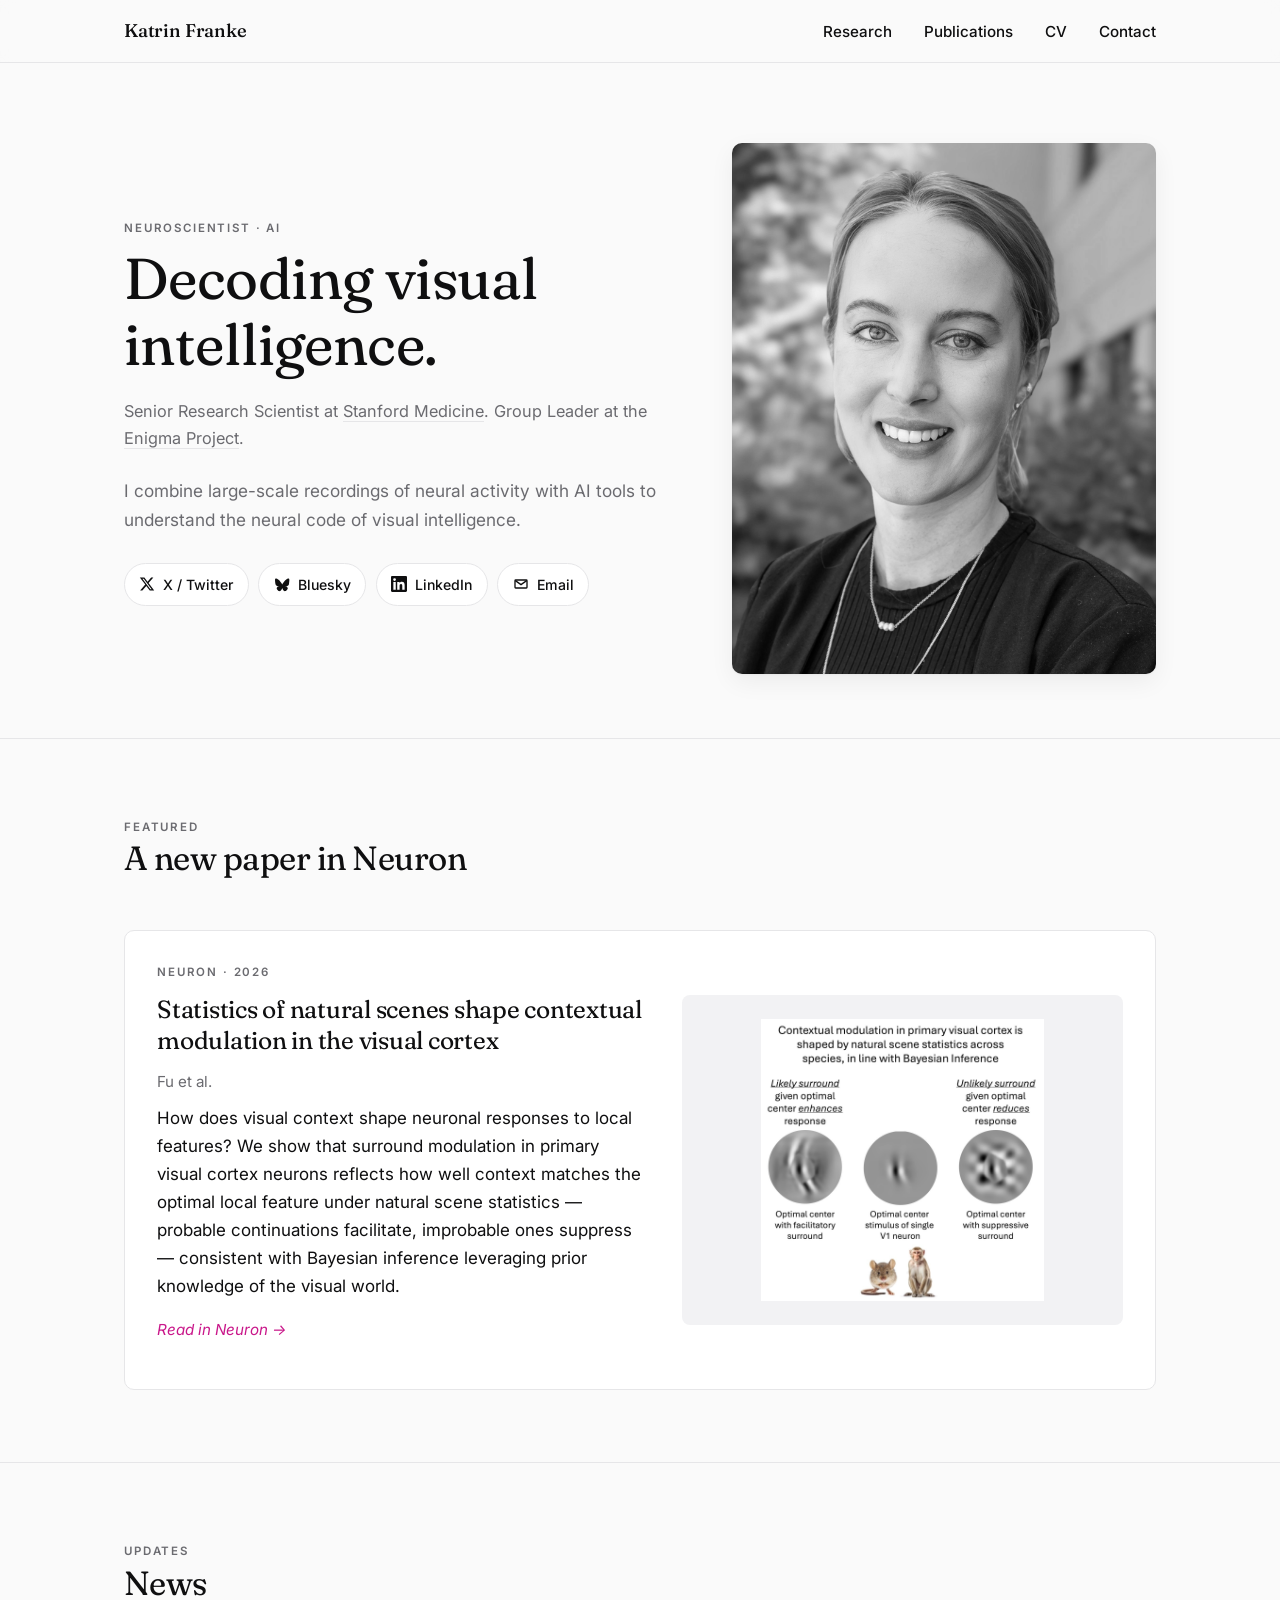
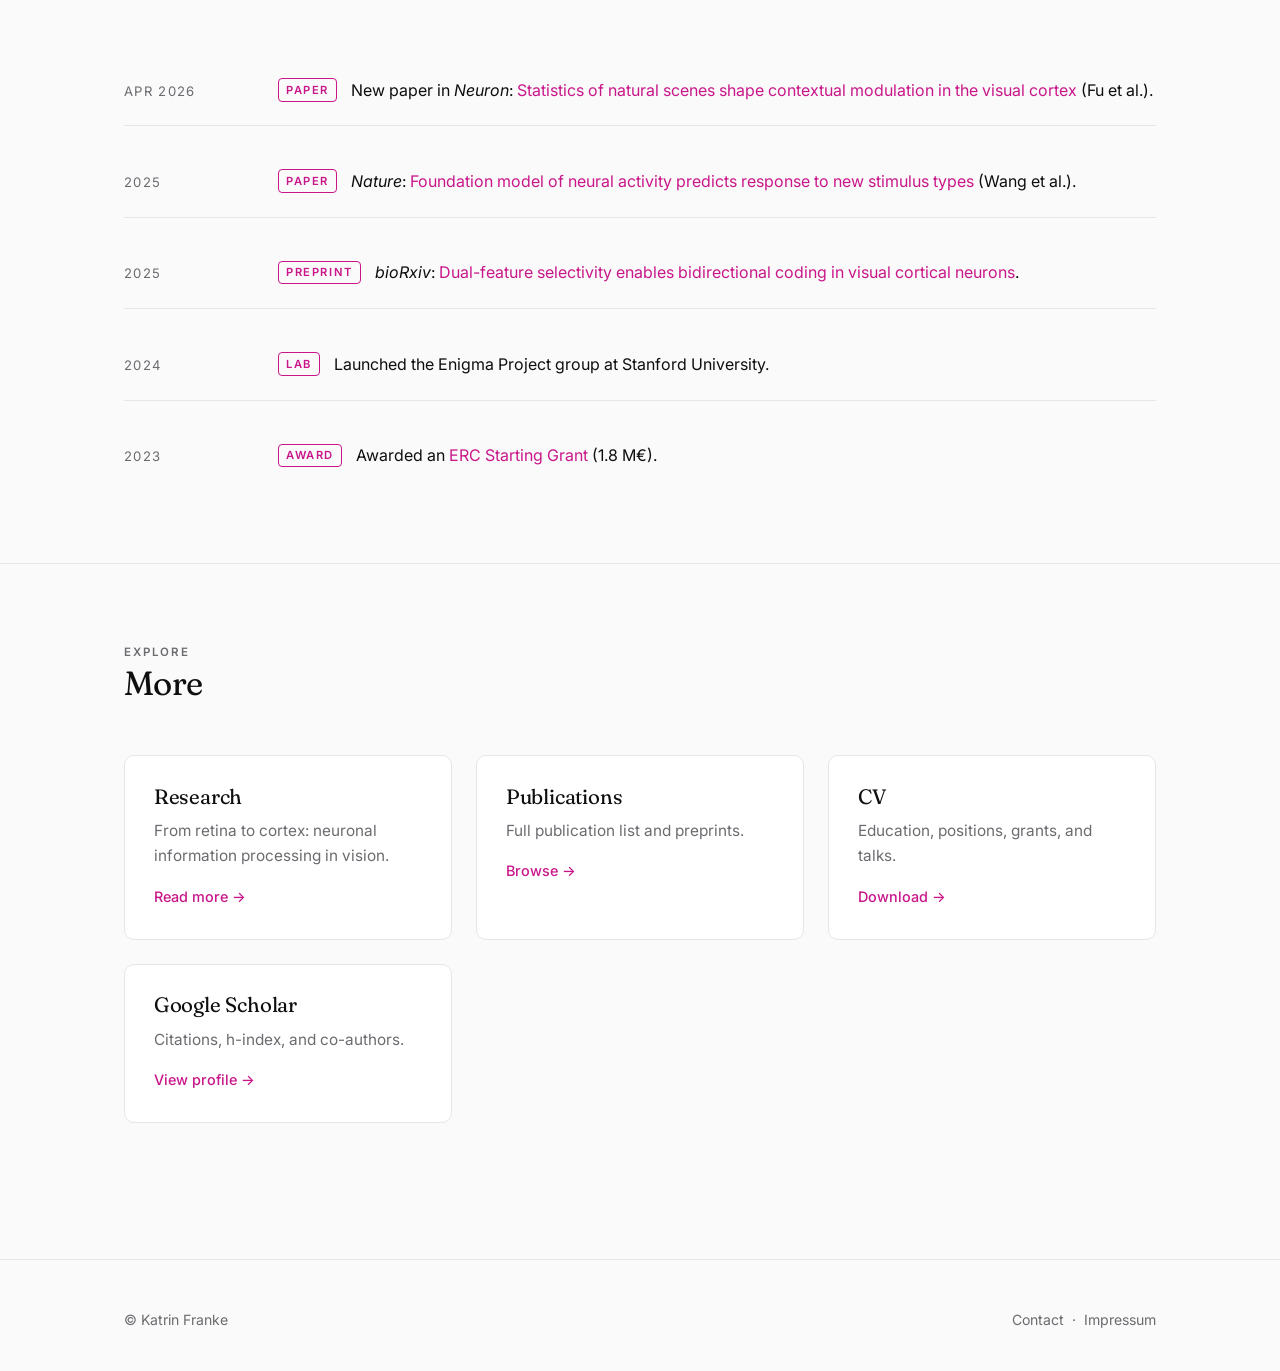
<file: index.html>
<!DOCTYPE html>
<html lang="en">
<head>
<meta charset="utf-8" />
<meta name="viewport" content="width=device-width, initial-scale=1" />
<title>Katrin Franke — Neuroscientist studying vision with AI</title>
<meta name="description" content="Katrin Franke, Ph.D. — Senior Research Scientist at Stanford Medicine, Group Leader at the Enigma Project. Combining neuronal recordings with AI to understand vision, from retina to cortex." />
<meta name="author" content="Katrin Franke" />
<link rel="canonical" href="https://kfranke.com/" />

<meta property="og:type" content="website" />
<meta property="og:site_name" content="Katrin Franke" />
<meta property="og:title" content="Katrin Franke — Neuroscientist studying vision with AI" />
<meta property="og:description" content="Senior Research Scientist at Stanford Medicine. Group Leader at the Enigma Project. Using AI to understand how the brain sees." />
<meta property="og:url" content="https://kfranke.com/" />
<meta property="og:image" content="https://kfranke.com/images/avatar.jpg" />

<meta name="twitter:card" content="summary_large_image" />
<meta name="twitter:site" content="@kfrankelab" />
<meta name="twitter:creator" content="@kfrankelab" />
<meta name="twitter:title" content="Katrin Franke — Neuroscientist studying vision with AI" />
<meta name="twitter:description" content="Senior Research Scientist at Stanford Medicine. Group Leader at the Enigma Project." />
<meta name="twitter:image" content="https://kfranke.com/images/avatar.jpg" />

<link rel="icon" type="image/png" href="images/logo.png" />

<link rel="preconnect" href="https://fonts.googleapis.com" />
<link rel="preconnect" href="https://fonts.gstatic.com" crossorigin />
<link href="https://fonts.googleapis.com/css2?family=Fraunces:opsz,wght@9..144,300;9..144,400;9..144,500&family=Inter:wght@400;500;600&display=swap" rel="stylesheet" />
<link rel="stylesheet" href="assets/css/style.css" />

<script type="application/ld+json">
{
  "@context": "https://schema.org",
  "@type": "Person",
  "name": "Katrin Franke",
  "givenName": "Katrin",
  "familyName": "Franke",
  "honorificSuffix": "Ph.D.",
  "url": "https://kfranke.com",
  "image": "https://kfranke.com/images/avatar.jpg",
  "jobTitle": "Senior Research Scientist",
  "worksFor": [
    { "@type": "Organization", "name": "Stanford Medicine", "url": "https://med.stanford.edu" },
    { "@type": "Organization", "name": "Enigma Project", "url": "https://enigmaproject.ai" }
  ],
  "sameAs": [
    "https://twitter.com/kfrankelab",
    "https://www.linkedin.com/in/katrin-franke-48532631b",
    "https://bsky.app/profile/katrinfranke.bsky.social",
    "https://scholar.google.com/citations?user=zaBjCS8AAAAJ"
  ],
  "email": "mailto:kafranke@stanford.edu"
}
</script>
</head>
<body>

<header class="site-header">
  <div class="nav">
    <a class="wordmark" href="/">Katrin Franke</a>
    <button class="nav-toggle" aria-label="Toggle navigation" aria-expanded="false">
      <svg width="22" height="22" viewBox="0 0 24 24" fill="none" stroke="currentColor" stroke-width="2"><path d="M3 6h18M3 12h18M3 18h18"/></svg>
    </button>
    <ul class="nav-links">
      <li><a href="research.html">Research</a></li>
      <li><a href="publications.html">Publications</a></li>
      <li><a href="cv.html">CV</a></li>
      <li><a href="contact.html">Contact</a></li>
    </ul>
  </div>
</header>

<main>

  <section class="hero">
    <div class="container">
      <div class="hero-grid">
        <div>
          <span class="eyebrow">Neuroscientist &middot; AI</span>
          <h1>Decoding visual intelligence.</h1>
          <p class="affiliation">
            Senior Research Scientist at <a href="https://med.stanford.edu" target="_blank" rel="noopener">Stanford Medicine</a>.
            Group Leader at the <a href="https://enigmaproject.ai" target="_blank" rel="noopener">Enigma Project</a>.
          </p>
          <p class="intro lede">
            I combine large-scale recordings of neural activity with AI tools to
            understand the neural code of visual intelligence.
          </p>
          <div class="socials">
            <a class="social-btn" href="https://twitter.com/kfrankelab" target="_blank" rel="noopener" aria-label="X / Twitter">
              <svg viewBox="0 0 24 24" fill="currentColor" aria-hidden="true"><path d="M18.244 2.25h3.308l-7.227 8.26 8.502 11.24H16.17l-5.214-6.817L4.99 21.75H1.68l7.73-8.835L1.254 2.25H8.08l4.713 6.231zm-1.161 17.52h1.833L7.084 4.126H5.117z"/></svg>
              X / Twitter
            </a>
            <a class="social-btn" href="https://bsky.app/profile/katrinfranke.bsky.social" target="_blank" rel="noopener" aria-label="Bluesky">
              <svg viewBox="0 0 24 24" fill="currentColor" aria-hidden="true"><path d="M6.335 5.144c2.443 1.834 5.07 5.55 6.035 7.546.964-1.996 3.591-5.712 6.034-7.546 1.763-1.323 4.626-2.347 4.626.918 0 .652-.374 5.479-.594 6.263-.764 2.725-3.543 3.42-6.015 2.999 4.32.735 5.418 3.17 3.044 5.605-4.505 4.624-6.477-1.16-6.982-2.641-.09-.264-.132-.388-.133-.282 0-.106-.043.018-.133.282-.504 1.481-2.476 7.265-6.982 2.641-2.374-2.435-1.275-4.87 3.045-5.605-2.472.421-5.252-.274-6.015-2.999C1.89 11.541 1.515 6.714 1.515 6.062c0-3.265 2.863-2.24 4.626-.918z"/></svg>
              Bluesky
            </a>
            <a class="social-btn" href="https://www.linkedin.com/in/katrin-franke-48532631b" target="_blank" rel="noopener" aria-label="LinkedIn">
              <svg viewBox="0 0 24 24" fill="currentColor" aria-hidden="true"><path d="M20.45 20.45h-3.56v-5.57c0-1.33-.03-3.04-1.85-3.04-1.85 0-2.14 1.45-2.14 2.95v5.66H9.34V9h3.42v1.56h.05c.48-.9 1.64-1.85 3.38-1.85 3.61 0 4.27 2.37 4.27 5.46v6.28zM5.34 7.43a2.06 2.06 0 1 1 0-4.13 2.06 2.06 0 0 1 0 4.13zM7.12 20.45H3.56V9h3.56v11.45zM22.22 0H1.77C.79 0 0 .77 0 1.72v20.56C0 23.23.79 24 1.77 24h20.45c.98 0 1.78-.77 1.78-1.72V1.72C24 .77 23.2 0 22.22 0z"/></svg>
              LinkedIn
            </a>
            <a class="social-btn" href="mailto:kafranke@stanford.edu" aria-label="Email">
              <svg viewBox="0 0 24 24" fill="none" stroke="currentColor" stroke-width="2" aria-hidden="true"><path d="M4 6h16a1 1 0 0 1 1 1v10a1 1 0 0 1-1 1H4a1 1 0 0 1-1-1V7a1 1 0 0 1 1-1z"/><path d="m3.5 7 8.5 6 8.5-6"/></svg>
              Email
            </a>
          </div>
        </div>
        <div class="hero-portrait">
          <img src="images/avatar.jpg" alt="Portrait of Katrin Franke" />
        </div>
      </div>
    </div>
  </section>

  <section>
    <div class="container">
      <div class="section-head">
        <div>
          <span class="eyebrow">Featured</span>
          <h2>A new paper in Neuron</h2>
        </div>
      </div>
      <div class="featured">
        <div class="featured-copy">
          <span class="eyebrow">Neuron &middot; 2026</span>
          <h3>Statistics of natural scenes shape contextual modulation in the visual cortex</h3>
          <p class="authors">Fu et al.</p>
          <p>
            How does visual context shape neuronal responses to local features? We show that
            surround modulation in primary visual cortex neurons reflects how well context
            matches the optimal local feature under natural scene statistics &mdash; probable
            continuations facilitate, improbable ones suppress &mdash; consistent with
            Bayesian inference leveraging prior knowledge of the visual world.
          </p>
          <p class="venue">
            <a href="https://www.cell.com/neuron/fulltext/S0896-6273(26)00121-2" target="_blank" rel="noopener">
              Read in Neuron &rarr;
            </a>
          </p>
        </div>
        <div class="featured-image">
          <img src="images/neuron-2026.jpg" alt="Contextual modulation in V1 shaped by natural scene statistics, in line with Bayesian inference"
               onerror="this.style.display='none'; this.parentNode.innerText='Statistics of natural scenes shape contextual modulation in V1';" />
        </div>
      </div>
    </div>
  </section>

  <section>
    <div class="container">
      <div class="section-head">
        <div>
          <span class="eyebrow">Updates</span>
          <h2>News</h2>
        </div>
      </div>
      <div class="news-list">
        <div class="news-item">
          <div class="news-date">Apr 2026</div>
          <div class="news-body">
            <span class="tag">Paper</span>
            New paper in <em>Neuron</em>: <a href="https://www.cell.com/neuron/fulltext/S0896-6273(26)00121-2" target="_blank" rel="noopener">Statistics of natural scenes shape contextual modulation in the visual cortex</a> (Fu et al.).
          </div>
        </div>
        <div class="news-item">
          <div class="news-date">2025</div>
          <div class="news-body">
            <span class="tag">Paper</span>
            <em>Nature</em>: <a href="https://www.nature.com/articles/s41586-025-08829-y" target="_blank" rel="noopener">Foundation model of neural activity predicts response to new stimulus types</a> (Wang et&nbsp;al.).
          </div>
        </div>
        <div class="news-item">
          <div class="news-date">2025</div>
          <div class="news-body">
            <span class="tag">Preprint</span>
            <em>bioRxiv</em>: <a href="https://www.biorxiv.org/content/10.1101/2025.07.16.665209v1" target="_blank" rel="noopener">Dual-feature selectivity enables bidirectional coding in visual cortical neurons</a>.
          </div>
        </div>
        <div class="news-item">
          <div class="news-date">2024</div>
          <div class="news-body">
            <span class="tag">Lab</span>
            Launched the Enigma Project group at Stanford University.
          </div>
        </div>
        <div class="news-item">
          <div class="news-date">2023</div>
          <div class="news-body">
            <span class="tag">Award</span>
            Awarded an <a href="https://uni-tuebingen.de/universitaet/aktuelles-und-publikationen/pressemitteilungen/newsfullview-pressemitteilungen/article/sechs-neue-starting-grants-des-europaeischen-forschungsrats-gehen-nach-tuebingen/" target="_blank" rel="noopener">ERC Starting Grant</a> (1.8&nbsp;M&euro;).
          </div>
        </div>
      </div>
    </div>
  </section>

  <section>
    <div class="container">
      <div class="section-head">
        <div>
          <span class="eyebrow">Explore</span>
          <h2>More</h2>
        </div>
      </div>
      <div class="cards">
        <a class="card" href="research.html">
          <h3>Research</h3>
          <p>From retina to cortex: neuronal information processing in vision.</p>
          <span class="arrow">Read more &rarr;</span>
        </a>
        <a class="card" href="publications.html">
          <h3>Publications</h3>
          <p>Full publication list and preprints.</p>
          <span class="arrow">Browse &rarr;</span>
        </a>
        <a class="card" href="cv.html">
          <h3>CV</h3>
          <p>Education, positions, grants, and talks.</p>
          <span class="arrow">Download &rarr;</span>
        </a>
        <a class="card" href="https://scholar.google.com/citations?user=zaBjCS8AAAAJ&amp;hl=en" target="_blank" rel="noopener">
          <h3>Google Scholar</h3>
          <p>Citations, h-index, and co-authors.</p>
          <span class="arrow">View profile &rarr;</span>
        </a>
      </div>
    </div>
  </section>

</main>

<footer class="site-footer">
  <div class="container">
    <span>&copy; Katrin Franke</span>
    <span>
      <a href="contact.html">Contact</a>
      &nbsp;&middot;&nbsp;
      <a href="impressum.html">Impressum</a>
    </span>
  </div>
</footer>

<script src="assets/js/site.js" defer></script>
</body>
</html>
</file>
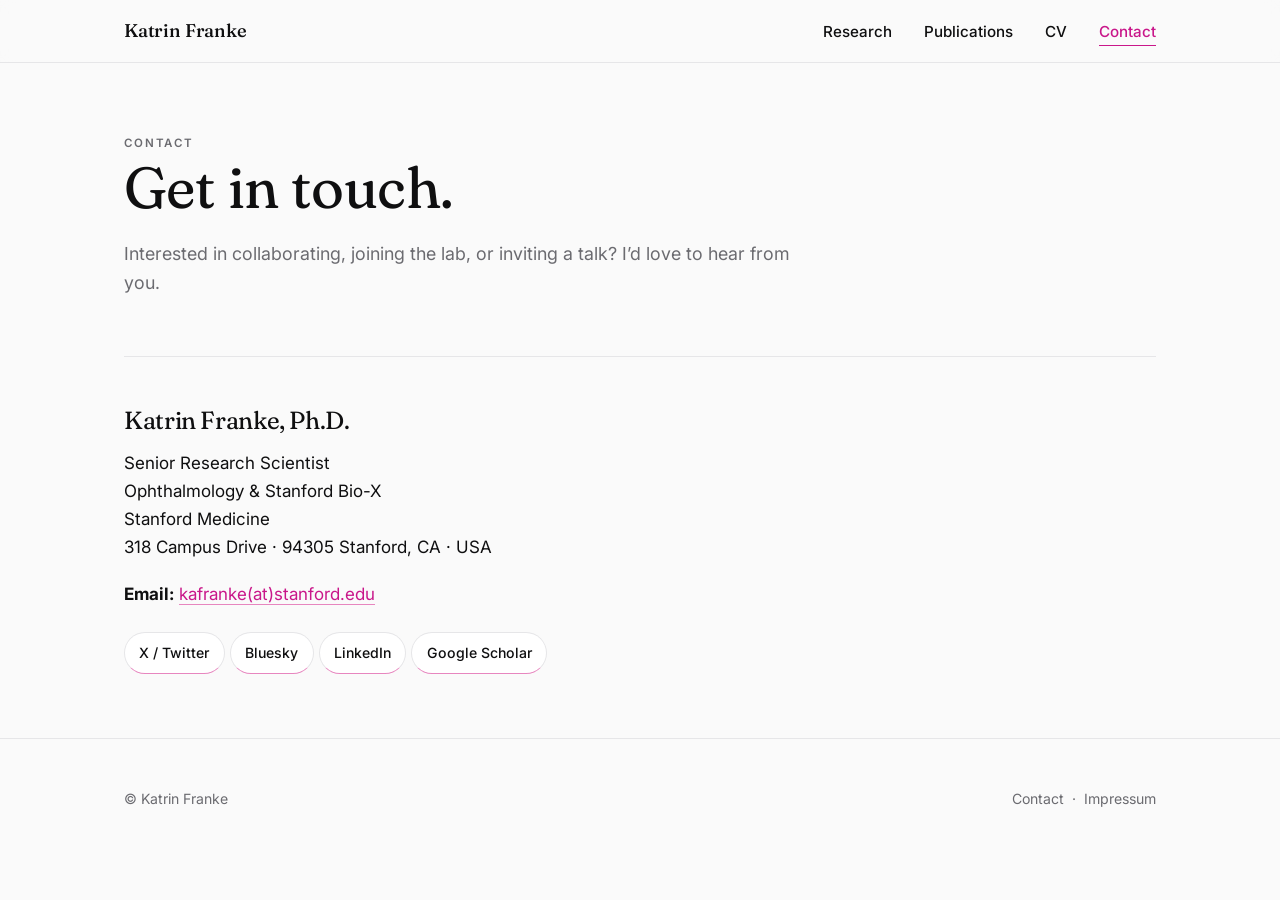
<file: contact.html>
<!DOCTYPE html>
<html lang="en">
<head>
<meta charset="utf-8" />
<meta name="viewport" content="width=device-width, initial-scale=1" />
<title>Contact — Katrin Franke</title>
<meta name="description" content="Contact Katrin Franke at Stanford Medicine." />
<link rel="canonical" href="https://kfranke.com/contact.html" />
<meta property="og:title" content="Contact — Katrin Franke" />
<meta property="og:description" content="Get in touch." />
<meta property="og:url" content="https://kfranke.com/contact.html" />
<meta property="og:image" content="https://kfranke.com/images/avatar.jpg" />
<link rel="icon" type="image/png" href="images/logo.png" />
<link rel="preconnect" href="https://fonts.googleapis.com" />
<link rel="preconnect" href="https://fonts.gstatic.com" crossorigin />
<link href="https://fonts.googleapis.com/css2?family=Fraunces:opsz,wght@9..144,300;9..144,400;9..144,500&family=Inter:wght@400;500;600&display=swap" rel="stylesheet" />
<link rel="stylesheet" href="assets/css/style.css" />
</head>
<body>

<header class="site-header">
  <div class="nav">
    <a class="wordmark" href="/">Katrin Franke</a>
    <button class="nav-toggle" aria-label="Toggle navigation" aria-expanded="false">
      <svg width="22" height="22" viewBox="0 0 24 24" fill="none" stroke="currentColor" stroke-width="2"><path d="M3 6h18M3 12h18M3 18h18"/></svg>
    </button>
    <ul class="nav-links">
      <li><a href="research.html">Research</a></li>
      <li><a href="publications.html">Publications</a></li>
      <li><a href="cv.html">CV</a></li>
      <li><a href="contact.html" class="active">Contact</a></li>
    </ul>
  </div>
</header>

<main>
  <div class="container">
    <header class="page-header">
      <span class="eyebrow">Contact</span>
      <h1>Get in touch.</h1>
      <p class="lede">
        Interested in collaborating, joining the lab, or inviting a talk? I&rsquo;d love
        to hear from you.
      </p>
    </header>

    <div class="prose">
      <h2>Katrin Franke, Ph.D.</h2>
      <p>
        Senior Research Scientist<br />
        Ophthalmology &amp; Stanford Bio-X<br />
        Stanford Medicine<br />
        318 Campus Drive &middot; 94305 Stanford, CA &middot; USA
      </p>
      <p>
        <strong>Email:</strong> <a href="mailto:kafranke@stanford.edu">kafranke(at)stanford.edu</a>
      </p>
      <p style="margin-top: 1.5rem;">
        <a class="social-btn" href="https://twitter.com/kfrankelab" target="_blank" rel="noopener">X / Twitter</a>
        <a class="social-btn" href="https://bsky.app/profile/katrinfranke.bsky.social" target="_blank" rel="noopener">Bluesky</a>
        <a class="social-btn" href="https://www.linkedin.com/in/katrin-franke-48532631b" target="_blank" rel="noopener">LinkedIn</a>
        <a class="social-btn" href="https://scholar.google.com/citations?user=zaBjCS8AAAAJ&amp;hl=en" target="_blank" rel="noopener">Google Scholar</a>
      </p>
    </div>

  </div>
</main>

<footer class="site-footer">
  <div class="container">
    <span>&copy; Katrin Franke</span>
    <span>
      <a href="contact.html">Contact</a>
      &nbsp;&middot;&nbsp;
      <a href="impressum.html">Impressum</a>
    </span>
  </div>
</footer>

<script src="assets/js/site.js" defer></script>
</body>
</html>
</file>
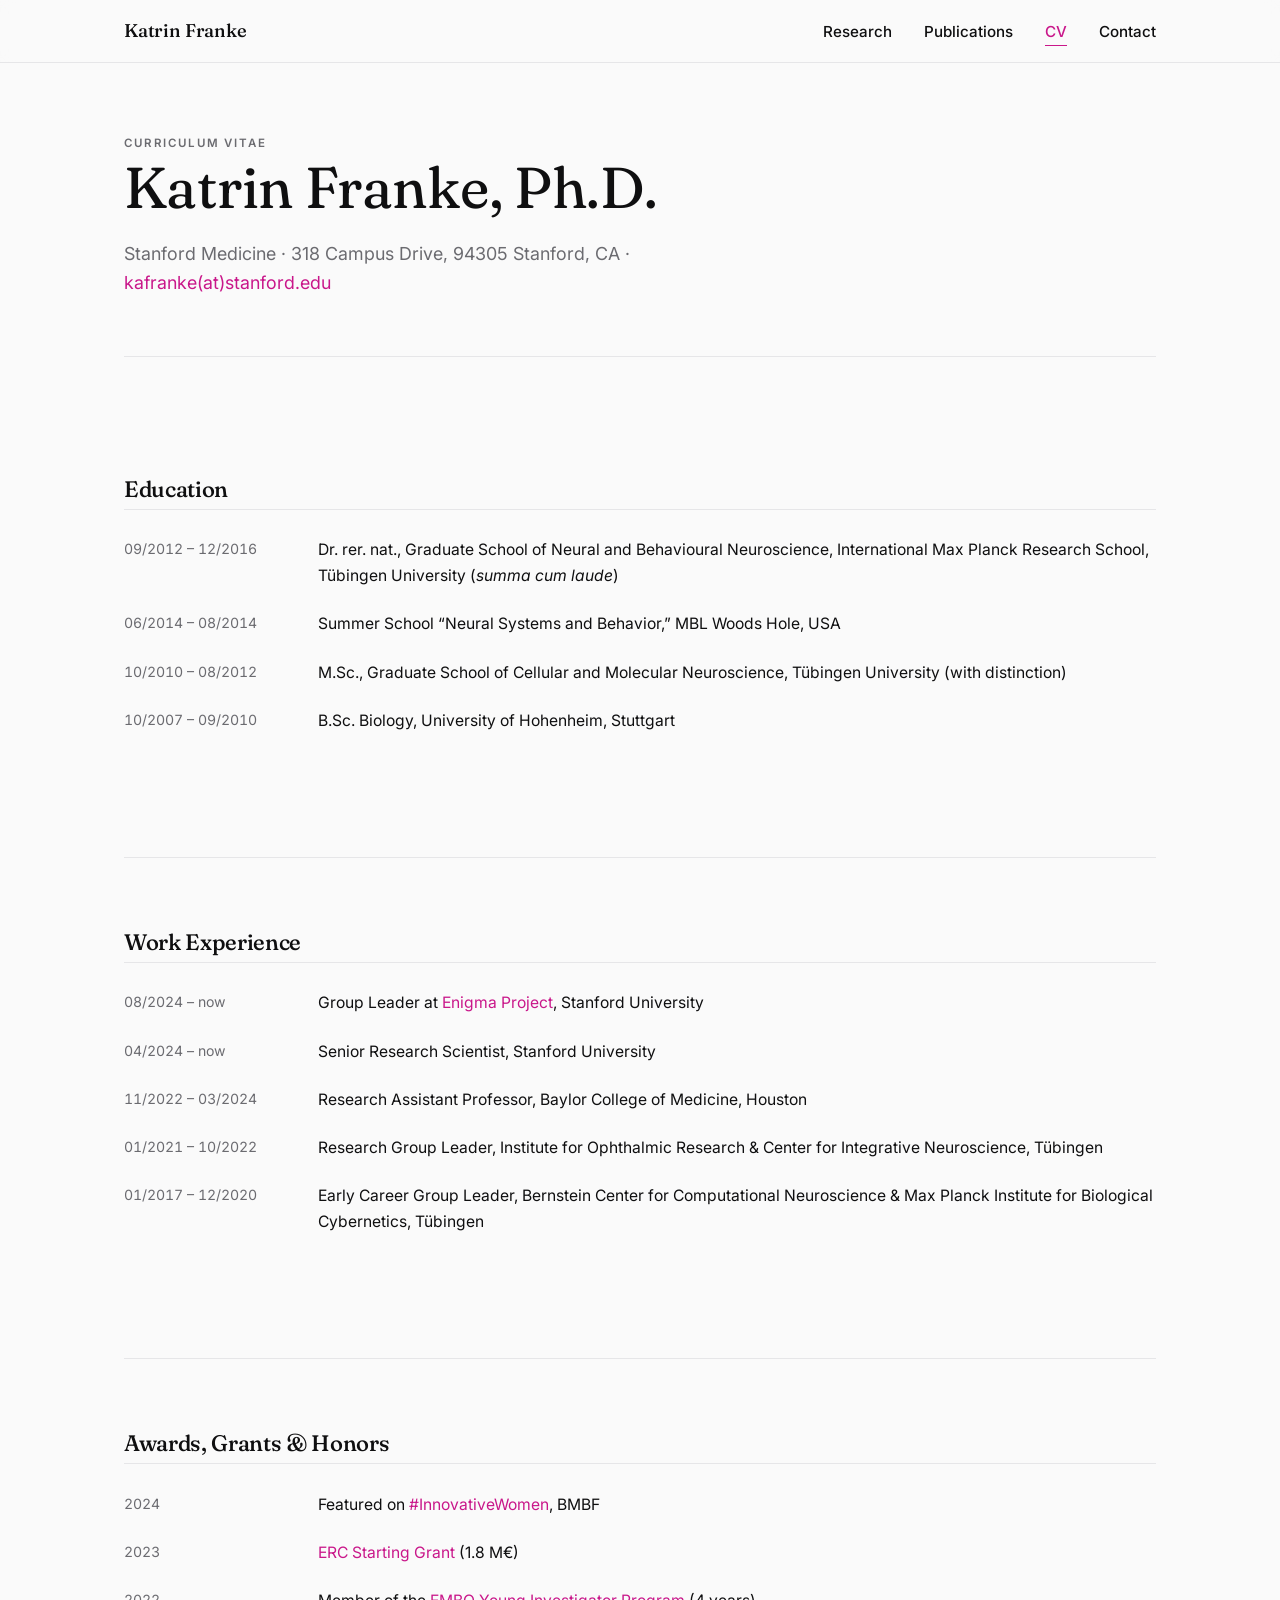
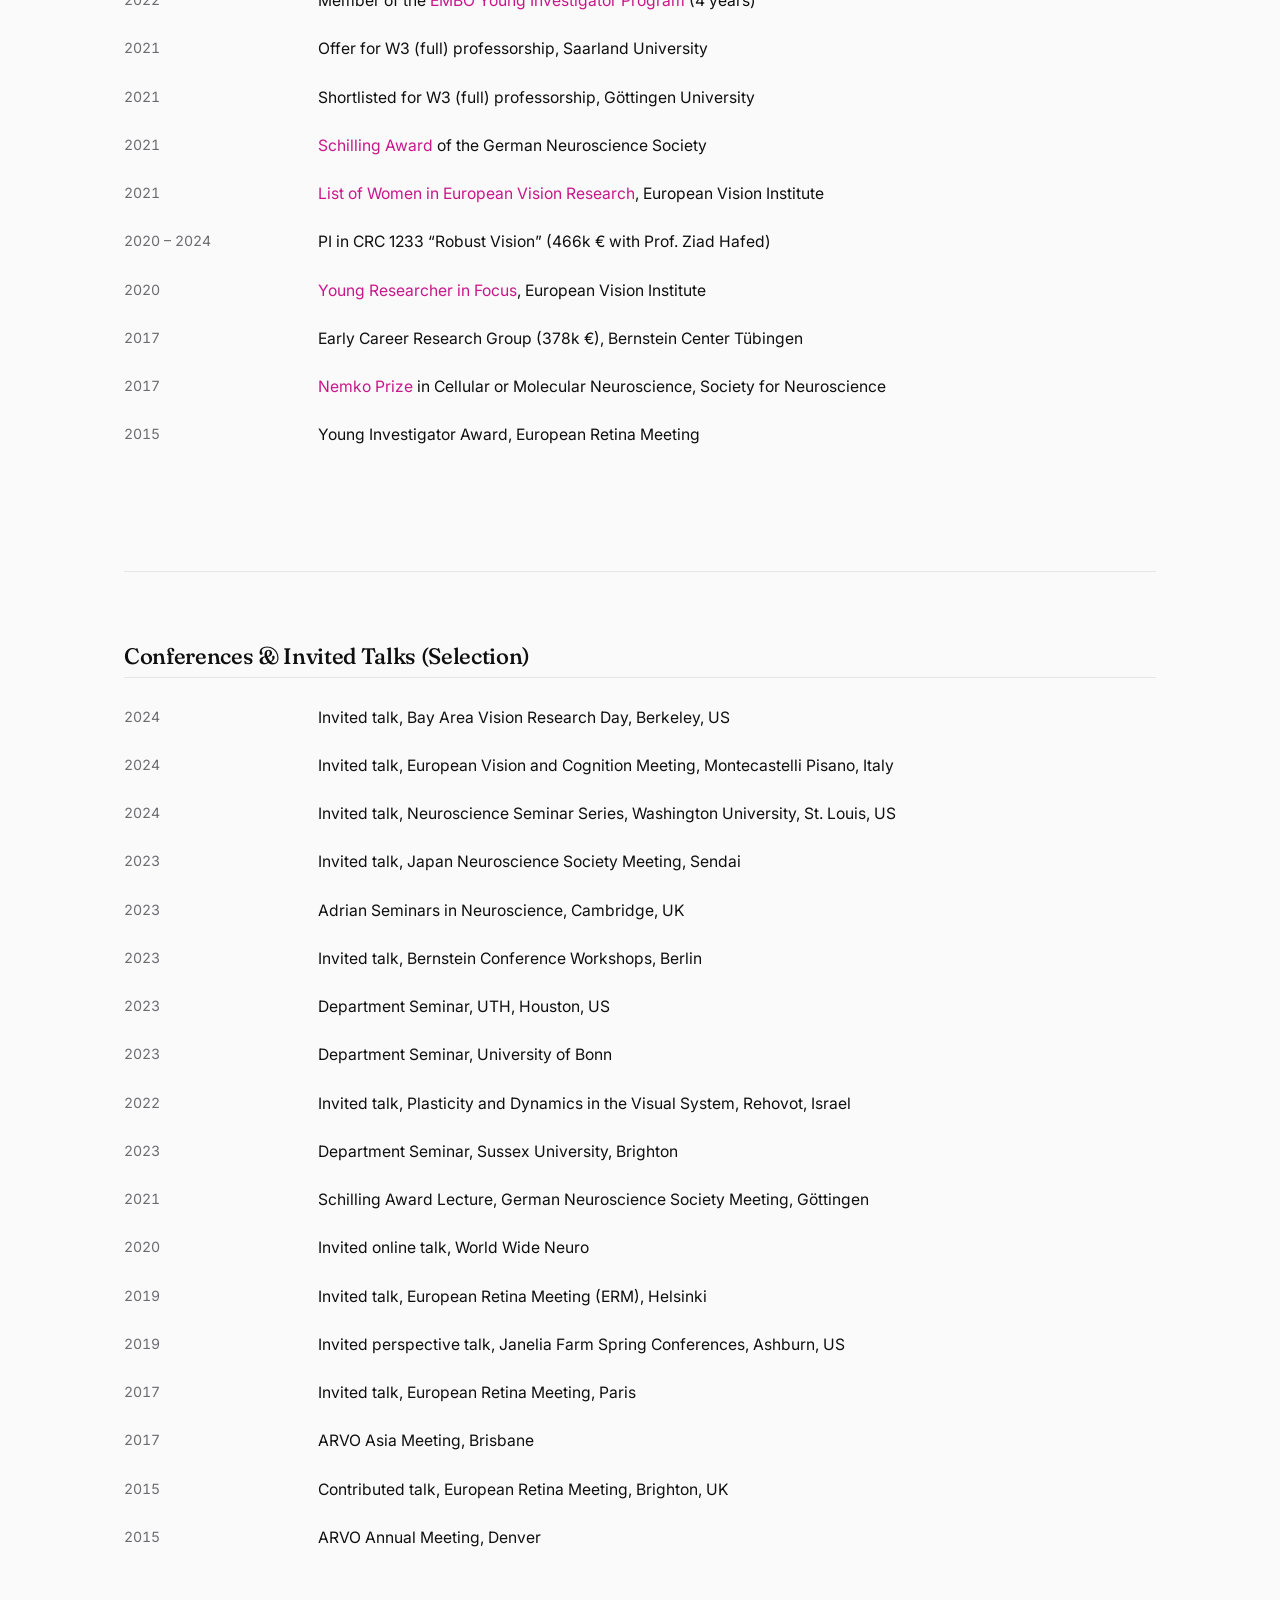
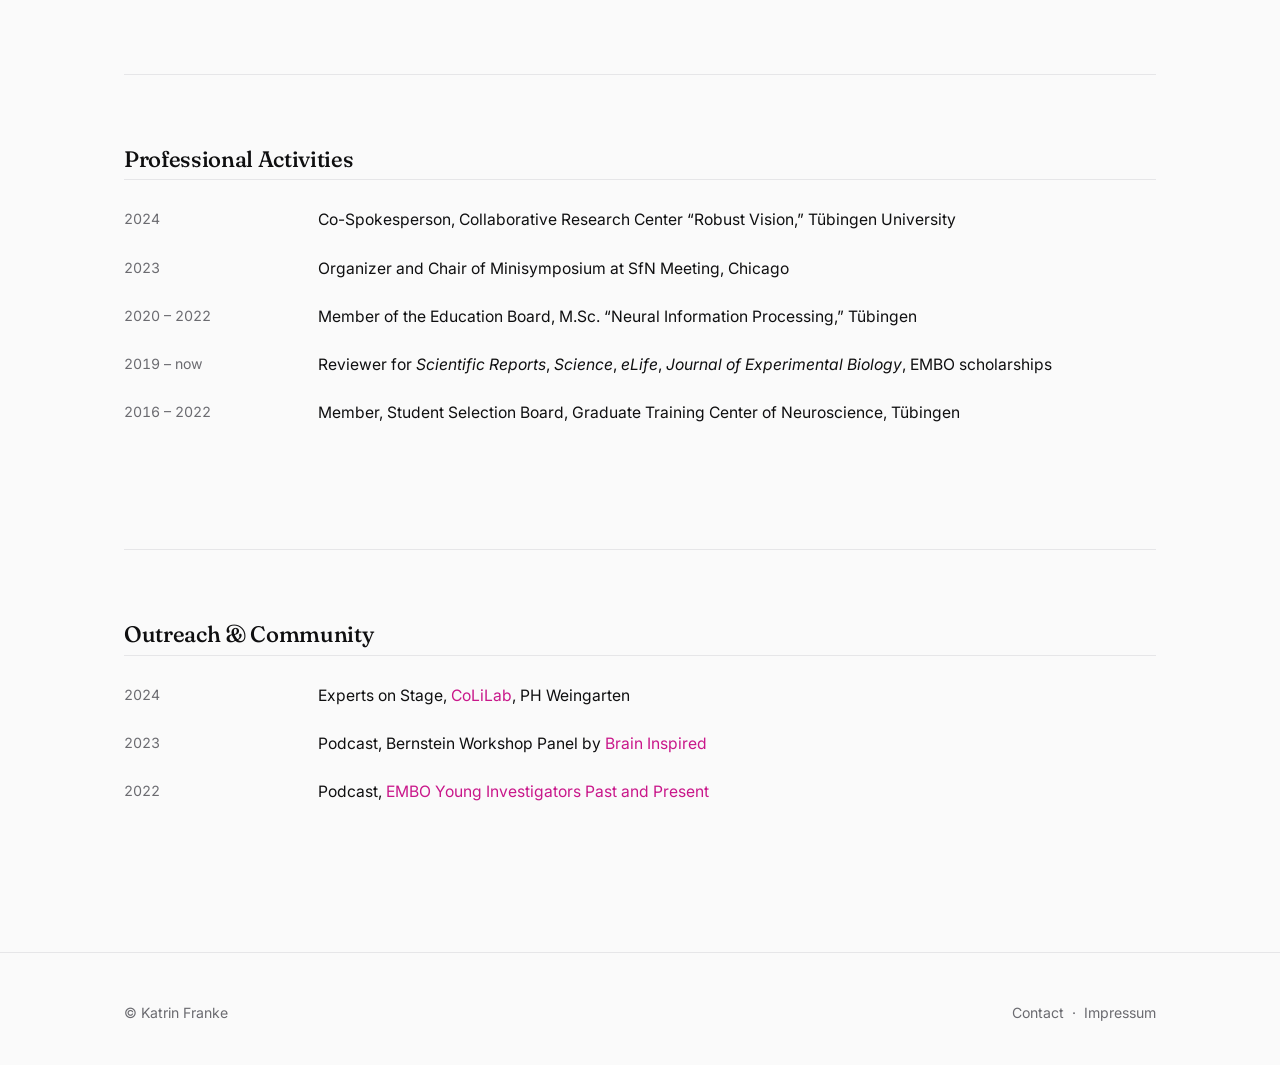
<file: cv.html>
<!DOCTYPE html>
<html lang="en">
<head>
<meta charset="utf-8" />
<meta name="viewport" content="width=device-width, initial-scale=1" />
<title>CV — Katrin Franke</title>
<meta name="description" content="Curriculum vitae of Katrin Franke, Ph.D.: education, positions, grants, honors and talks." />
<link rel="canonical" href="https://kfranke.com/cv.html" />
<meta property="og:title" content="CV — Katrin Franke" />
<meta property="og:description" content="Education, positions, grants, honors, and talks." />
<meta property="og:url" content="https://kfranke.com/cv.html" />
<meta property="og:image" content="https://kfranke.com/images/avatar.jpg" />
<link rel="icon" type="image/png" href="images/logo.png" />
<link rel="preconnect" href="https://fonts.googleapis.com" />
<link rel="preconnect" href="https://fonts.gstatic.com" crossorigin />
<link href="https://fonts.googleapis.com/css2?family=Fraunces:opsz,wght@9..144,300;9..144,400;9..144,500&family=Inter:wght@400;500;600&display=swap" rel="stylesheet" />
<link rel="stylesheet" href="assets/css/style.css" />
</head>
<body>

<header class="site-header">
  <div class="nav">
    <a class="wordmark" href="/">Katrin Franke</a>
    <button class="nav-toggle" aria-label="Toggle navigation" aria-expanded="false">
      <svg width="22" height="22" viewBox="0 0 24 24" fill="none" stroke="currentColor" stroke-width="2"><path d="M3 6h18M3 12h18M3 18h18"/></svg>
    </button>
    <ul class="nav-links">
      <li><a href="research.html">Research</a></li>
      <li><a href="publications.html">Publications</a></li>
      <li><a href="cv.html" class="active">CV</a></li>
      <li><a href="contact.html">Contact</a></li>
    </ul>
  </div>
</header>

<main>
  <div class="container">
    <header class="page-header">
      <span class="eyebrow">Curriculum Vitae</span>
      <h1>Katrin Franke, Ph.D.</h1>
      <p class="lede">
        Stanford Medicine &middot; 318 Campus Drive, 94305 Stanford, CA &middot;
        <a href="mailto:kafranke@stanford.edu">kafranke(at)stanford.edu</a>
      </p>
    </header>

    <section class="cv-section">
      <h2>Education</h2>
      <div class="cv-entry"><div class="when">09/2012 &ndash; 12/2016</div><div class="what">Dr. rer. nat., Graduate School of Neural and Behavioural Neuroscience, International Max Planck Research School, T&uuml;bingen University (<em>summa cum laude</em>)</div></div>
      <div class="cv-entry"><div class="when">06/2014 &ndash; 08/2014</div><div class="what">Summer School &ldquo;Neural Systems and Behavior,&rdquo; MBL Woods Hole, USA</div></div>
      <div class="cv-entry"><div class="when">10/2010 &ndash; 08/2012</div><div class="what">M.Sc., Graduate School of Cellular and Molecular Neuroscience, T&uuml;bingen University (with distinction)</div></div>
      <div class="cv-entry"><div class="when">10/2007 &ndash; 09/2010</div><div class="what">B.Sc. Biology, University of Hohenheim, Stuttgart</div></div>
    </section>

    <section class="cv-section">
      <h2>Work Experience</h2>
      <div class="cv-entry"><div class="when">08/2024 &ndash; now</div><div class="what">Group Leader at <a href="https://enigmaproject.ai/" target="_blank" rel="noopener">Enigma Project</a>, Stanford University</div></div>
      <div class="cv-entry"><div class="when">04/2024 &ndash; now</div><div class="what">Senior Research Scientist, Stanford University</div></div>
      <div class="cv-entry"><div class="when">11/2022 &ndash; 03/2024</div><div class="what">Research Assistant Professor, Baylor College of Medicine, Houston</div></div>
      <div class="cv-entry"><div class="when">01/2021 &ndash; 10/2022</div><div class="what">Research Group Leader, Institute for Ophthalmic Research &amp; Center for Integrative Neuroscience, T&uuml;bingen</div></div>
      <div class="cv-entry"><div class="when">01/2017 &ndash; 12/2020</div><div class="what">Early Career Group Leader, Bernstein Center for Computational Neuroscience &amp; Max Planck Institute for Biological Cybernetics, T&uuml;bingen</div></div>
    </section>

    <section class="cv-section">
      <h2>Awards, Grants &amp; Honors</h2>
      <div class="cv-entry"><div class="when">2024</div><div class="what">Featured on <a href="https://www.innovative-frauen.de/expertinnen/katrin-franke" target="_blank" rel="noopener">#InnovativeWomen</a>, BMBF</div></div>
      <div class="cv-entry"><div class="when">2023</div><div class="what"><a href="https://uni-tuebingen.de/universitaet/aktuelles-und-publikationen/pressemitteilungen/newsfullview-pressemitteilungen/article/sechs-neue-starting-grants-des-europaeischen-forschungsrats-gehen-nach-tuebingen/" target="_blank" rel="noopener">ERC Starting Grant</a> (1.8&nbsp;M&euro;)</div></div>
      <div class="cv-entry"><div class="when">2022</div><div class="what">Member of the <a href="https://www.embo.org/press-releases/twenty-six-young-investigators-join-the-embo-community/" target="_blank" rel="noopener">EMBO Young Investigator Program</a> (4&nbsp;years)</div></div>
      <div class="cv-entry"><div class="when">2021</div><div class="what">Offer for W3 (full) professorship, Saarland University</div></div>
      <div class="cv-entry"><div class="when">2021</div><div class="what">Shortlisted for W3 (full) professorship, G&ouml;ttingen University</div></div>
      <div class="cv-entry"><div class="when">2021</div><div class="what"><a href="https://nwg-info.de/en/careers/awards/schilling/2021/laureate" target="_blank" rel="noopener">Schilling Award</a> of the German Neuroscience Society</div></div>
      <div class="cv-entry"><div class="when">2021</div><div class="what"><a href="http://www.vision-research.eu/index.php?id=1298#0" target="_blank" rel="noopener">List of Women in European Vision Research</a>, European Vision Institute</div></div>
      <div class="cv-entry"><div class="when">2020 &ndash; 2024</div><div class="what">PI in CRC 1233 &ldquo;Robust Vision&rdquo; (466k&nbsp;&euro; with Prof. Ziad Hafed)</div></div>
      <div class="cv-entry"><div class="when">2020</div><div class="what"><a href="https://www.vision-research.eu/index.php?id=1269" target="_blank" rel="noopener">Young Researcher in Focus</a>, European Vision Institute</div></div>
      <div class="cv-entry"><div class="when">2017</div><div class="what">Early Career Research Group (378k&nbsp;&euro;), Bernstein Center T&uuml;bingen</div></div>
      <div class="cv-entry"><div class="when">2017</div><div class="what"><a href="https://neuronline.sfn.org/scientific-research/a-look-at-award-winning-research-on-visual-processing" target="_blank" rel="noopener">Nemko Prize</a> in Cellular or Molecular Neuroscience, Society for Neuroscience</div></div>
      <div class="cv-entry"><div class="when">2015</div><div class="what">Young Investigator Award, European Retina Meeting</div></div>
    </section>

    <section class="cv-section">
      <h2>Conferences &amp; Invited Talks (Selection)</h2>
      <div class="cv-entry"><div class="when">2024</div><div class="what">Invited talk, Bay Area Vision Research Day, Berkeley, US</div></div>
      <div class="cv-entry"><div class="when">2024</div><div class="what">Invited talk, European Vision and Cognition Meeting, Montecastelli Pisano, Italy</div></div>
      <div class="cv-entry"><div class="when">2024</div><div class="what">Invited talk, Neuroscience Seminar Series, Washington University, St. Louis, US</div></div>
      <div class="cv-entry"><div class="when">2023</div><div class="what">Invited talk, Japan Neuroscience Society Meeting, Sendai</div></div>
      <div class="cv-entry"><div class="when">2023</div><div class="what">Adrian Seminars in Neuroscience, Cambridge, UK</div></div>
      <div class="cv-entry"><div class="when">2023</div><div class="what">Invited talk, Bernstein Conference Workshops, Berlin</div></div>
      <div class="cv-entry"><div class="when">2023</div><div class="what">Department Seminar, UTH, Houston, US</div></div>
      <div class="cv-entry"><div class="when">2023</div><div class="what">Department Seminar, University of Bonn</div></div>
      <div class="cv-entry"><div class="when">2022</div><div class="what">Invited talk, Plasticity and Dynamics in the Visual System, Rehovot, Israel</div></div>
      <div class="cv-entry"><div class="when">2023</div><div class="what">Department Seminar, Sussex University, Brighton</div></div>
      <div class="cv-entry"><div class="when">2021</div><div class="what">Schilling Award Lecture, German Neuroscience Society Meeting, G&ouml;ttingen</div></div>
      <div class="cv-entry"><div class="when">2020</div><div class="what">Invited online talk, World Wide Neuro</div></div>
      <div class="cv-entry"><div class="when">2019</div><div class="what">Invited talk, European Retina Meeting (ERM), Helsinki</div></div>
      <div class="cv-entry"><div class="when">2019</div><div class="what">Invited perspective talk, Janelia Farm Spring Conferences, Ashburn, US</div></div>
      <div class="cv-entry"><div class="when">2017</div><div class="what">Invited talk, European Retina Meeting, Paris</div></div>
      <div class="cv-entry"><div class="when">2017</div><div class="what">ARVO Asia Meeting, Brisbane</div></div>
      <div class="cv-entry"><div class="when">2015</div><div class="what">Contributed talk, European Retina Meeting, Brighton, UK</div></div>
      <div class="cv-entry"><div class="when">2015</div><div class="what">ARVO Annual Meeting, Denver</div></div>
    </section>

    <section class="cv-section">
      <h2>Professional Activities</h2>
      <div class="cv-entry"><div class="when">2024</div><div class="what">Co-Spokesperson, Collaborative Research Center &ldquo;Robust Vision,&rdquo; T&uuml;bingen University</div></div>
      <div class="cv-entry"><div class="when">2023</div><div class="what">Organizer and Chair of Minisymposium at SfN Meeting, Chicago</div></div>
      <div class="cv-entry"><div class="when">2020 &ndash; 2022</div><div class="what">Member of the Education Board, M.Sc. &ldquo;Neural Information Processing,&rdquo; T&uuml;bingen</div></div>
      <div class="cv-entry"><div class="when">2019 &ndash; now</div><div class="what">Reviewer for <em>Scientific Reports</em>, <em>Science</em>, <em>eLife</em>, <em>Journal of Experimental Biology</em>, EMBO scholarships</div></div>
      <div class="cv-entry"><div class="when">2016 &ndash; 2022</div><div class="what">Member, Student Selection Board, Graduate Training Center of Neuroscience, T&uuml;bingen</div></div>
    </section>

    <section class="cv-section">
      <h2>Outreach &amp; Community</h2>
      <div class="cv-entry"><div class="when">2024</div><div class="what">Experts on Stage, <a href="https://colilab.ph-weingarten.de/colilab-newsreader/colilab-experts-on-stage-4.html" target="_blank" rel="noopener">CoLiLab</a>, PH Weingarten</div></div>
      <div class="cv-entry"><div class="when">2023</div><div class="what">Podcast, Bernstein Workshop Panel by <a href="https://braininspired.co/podcast/177/" target="_blank" rel="noopener">Brain Inspired</a></div></div>
      <div class="cv-entry"><div class="when">2022</div><div class="what">Podcast, <a href="https://www.embo.org/podcasts/embo-young-investigators-past-and-present/" target="_blank" rel="noopener">EMBO Young Investigators Past and Present</a></div></div>
    </section>

  </div>
</main>

<footer class="site-footer">
  <div class="container">
    <span>&copy; Katrin Franke</span>
    <span>
      <a href="contact.html">Contact</a>
      &nbsp;&middot;&nbsp;
      <a href="impressum.html">Impressum</a>
    </span>
  </div>
</footer>

<script src="assets/js/site.js" defer></script>
</body>
</html>
</file>
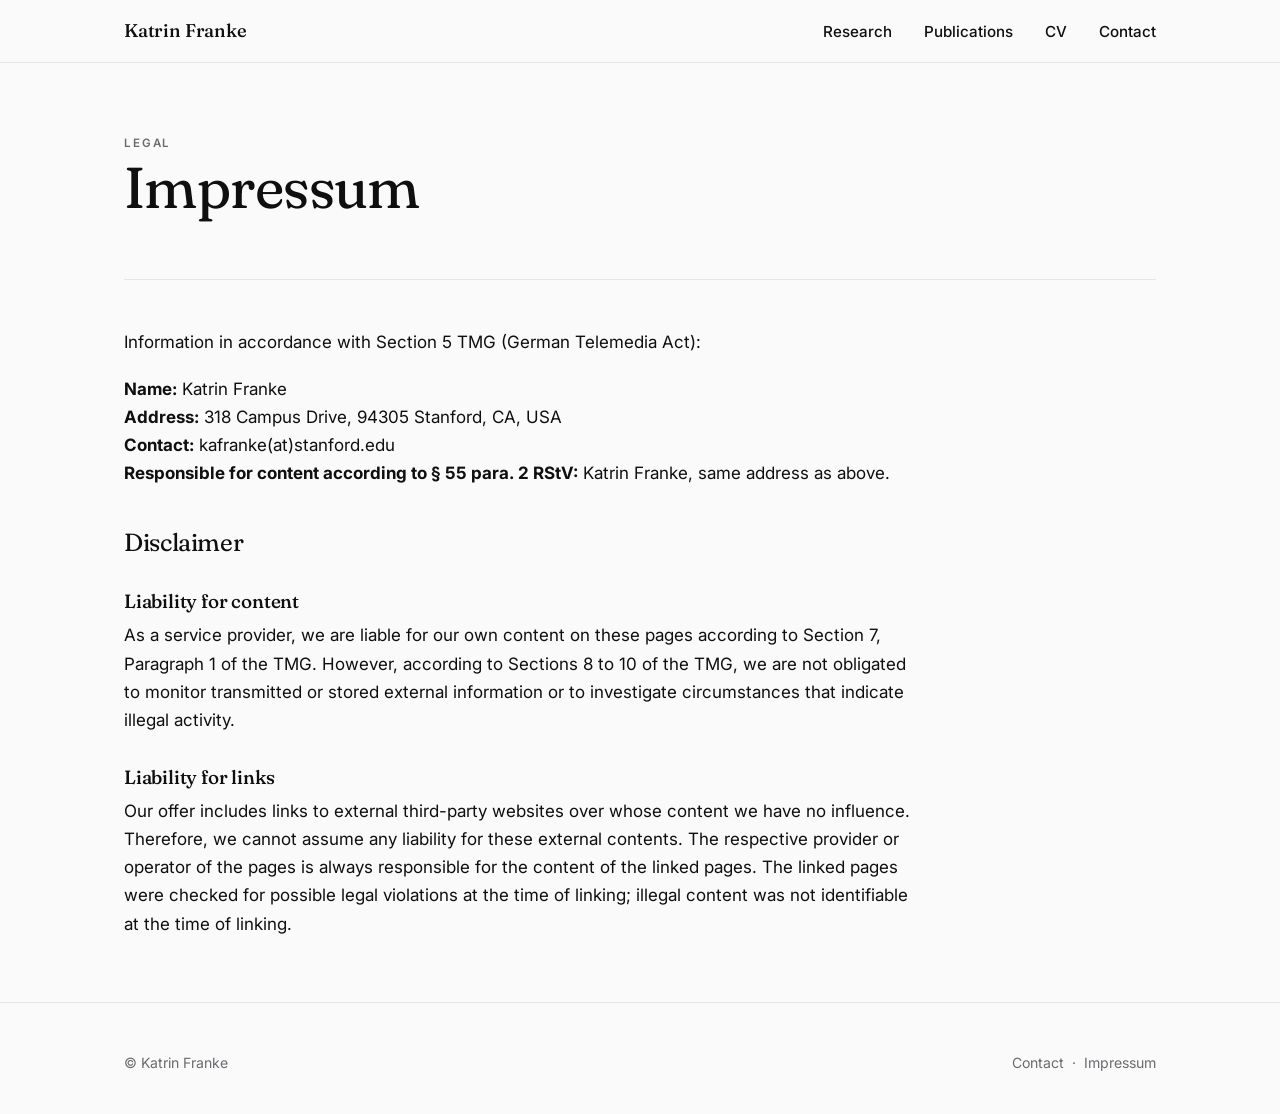
<file: impressum.html>
<!DOCTYPE html>
<html lang="en">
<head>
<meta charset="utf-8" />
<meta name="viewport" content="width=device-width, initial-scale=1" />
<title>Impressum — Katrin Franke</title>
<meta name="description" content="Legal notice (Impressum) for kfranke.com." />
<link rel="canonical" href="https://kfranke.com/impressum.html" />
<meta name="robots" content="noindex" />
<link rel="icon" type="image/png" href="images/logo.png" />
<link rel="preconnect" href="https://fonts.googleapis.com" />
<link rel="preconnect" href="https://fonts.gstatic.com" crossorigin />
<link href="https://fonts.googleapis.com/css2?family=Fraunces:opsz,wght@9..144,300;9..144,400;9..144,500&family=Inter:wght@400;500;600&display=swap" rel="stylesheet" />
<link rel="stylesheet" href="assets/css/style.css" />
</head>
<body>

<header class="site-header">
  <div class="nav">
    <a class="wordmark" href="/">Katrin Franke</a>
    <button class="nav-toggle" aria-label="Toggle navigation" aria-expanded="false">
      <svg width="22" height="22" viewBox="0 0 24 24" fill="none" stroke="currentColor" stroke-width="2"><path d="M3 6h18M3 12h18M3 18h18"/></svg>
    </button>
    <ul class="nav-links">
      <li><a href="research.html">Research</a></li>
      <li><a href="publications.html">Publications</a></li>
      <li><a href="cv.html">CV</a></li>
      <li><a href="contact.html">Contact</a></li>
    </ul>
  </div>
</header>

<main>
  <div class="container">
    <header class="page-header">
      <span class="eyebrow">Legal</span>
      <h1>Impressum</h1>
    </header>

    <article class="prose">
      <p>Information in accordance with Section 5 TMG (German Telemedia Act):</p>
      <p>
        <strong>Name:</strong> Katrin Franke<br />
        <strong>Address:</strong> 318 Campus Drive, 94305 Stanford, CA, USA<br />
        <strong>Contact:</strong> kafranke(at)stanford.edu<br />
        <strong>Responsible for content according to &sect;&nbsp;55 para.&nbsp;2 RStV:</strong> Katrin Franke, same address as above.
      </p>

      <h2>Disclaimer</h2>
      <h3>Liability for content</h3>
      <p>
        As a service provider, we are liable for our own content on these pages
        according to Section&nbsp;7, Paragraph&nbsp;1 of the TMG. However, according
        to Sections&nbsp;8 to 10 of the TMG, we are not obligated to monitor
        transmitted or stored external information or to investigate circumstances
        that indicate illegal activity.
      </p>

      <h3>Liability for links</h3>
      <p>
        Our offer includes links to external third-party websites over whose content
        we have no influence. Therefore, we cannot assume any liability for these
        external contents. The respective provider or operator of the pages is
        always responsible for the content of the linked pages. The linked pages
        were checked for possible legal violations at the time of linking; illegal
        content was not identifiable at the time of linking.
      </p>
    </article>
  </div>
</main>

<footer class="site-footer">
  <div class="container">
    <span>&copy; Katrin Franke</span>
    <span>
      <a href="contact.html">Contact</a>
      &nbsp;&middot;&nbsp;
      <a href="impressum.html">Impressum</a>
    </span>
  </div>
</footer>

<script src="assets/js/site.js" defer></script>
</body>
</html>
</file>
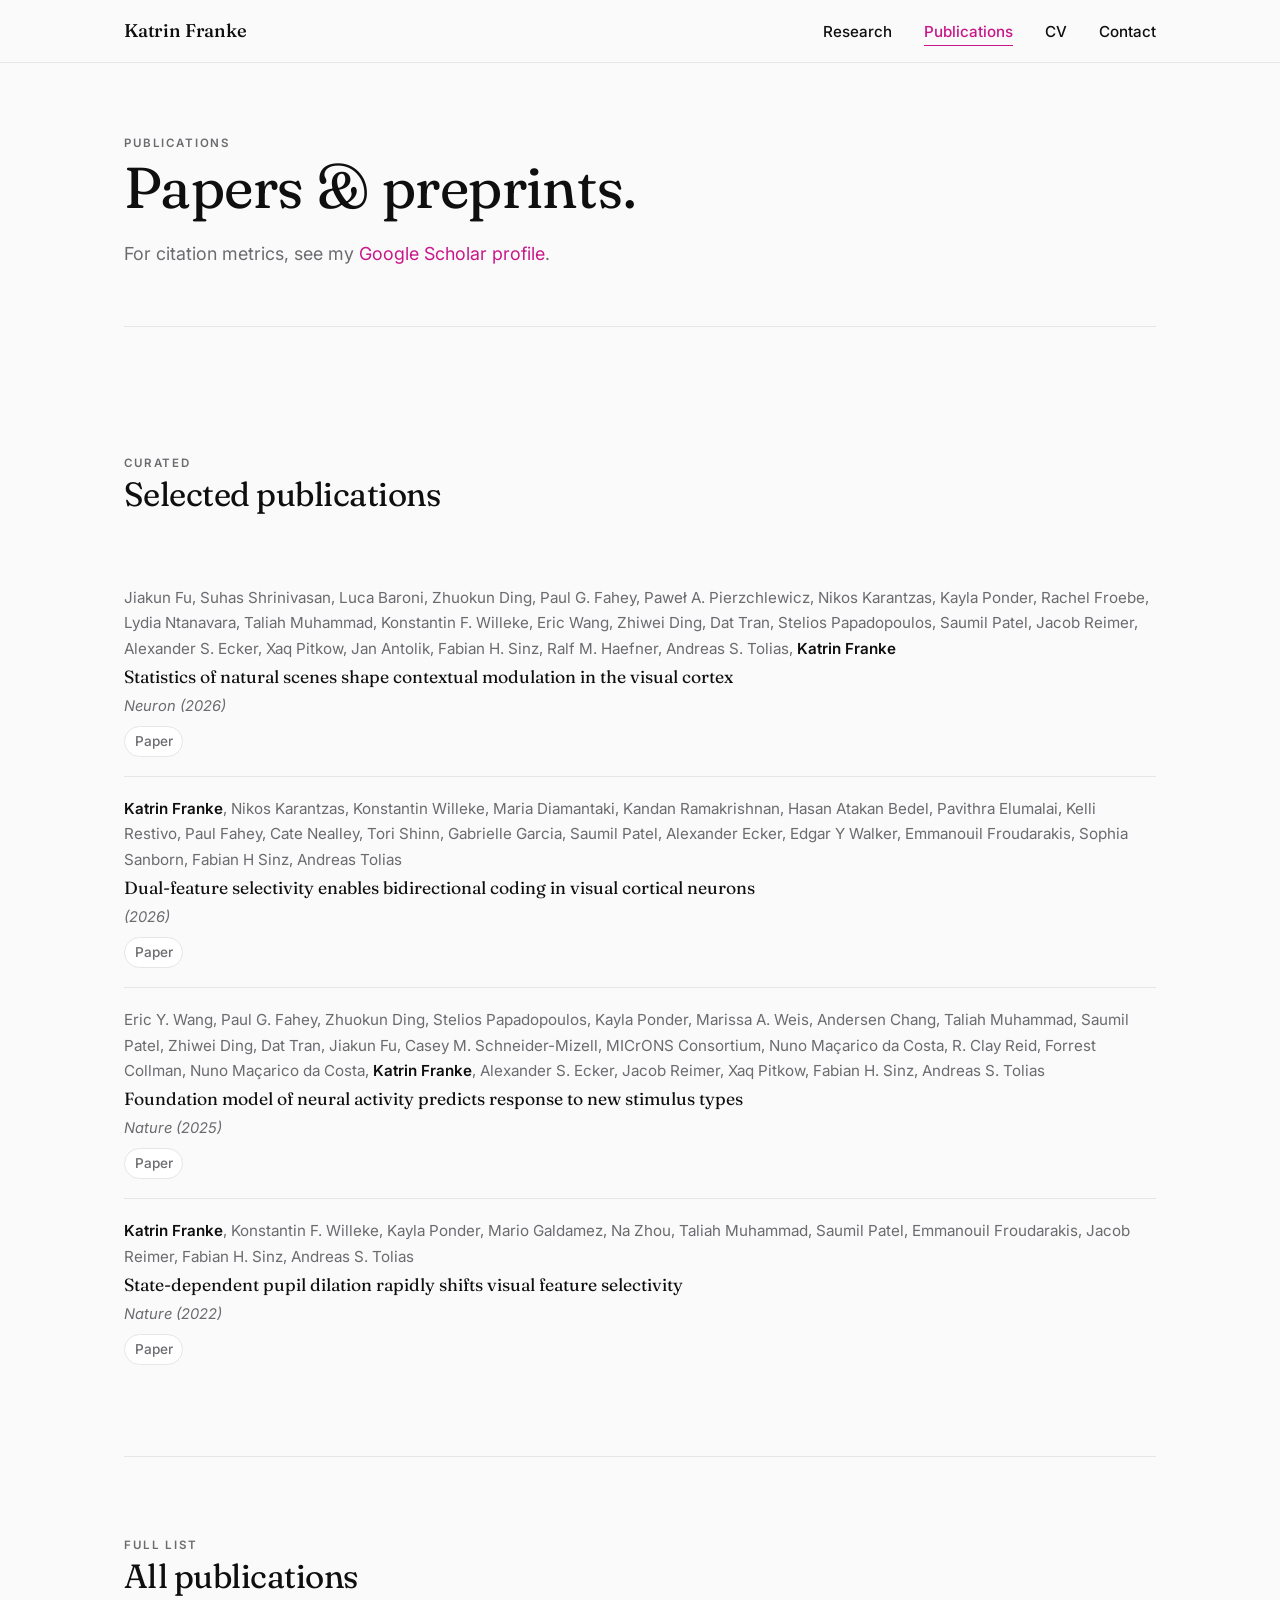
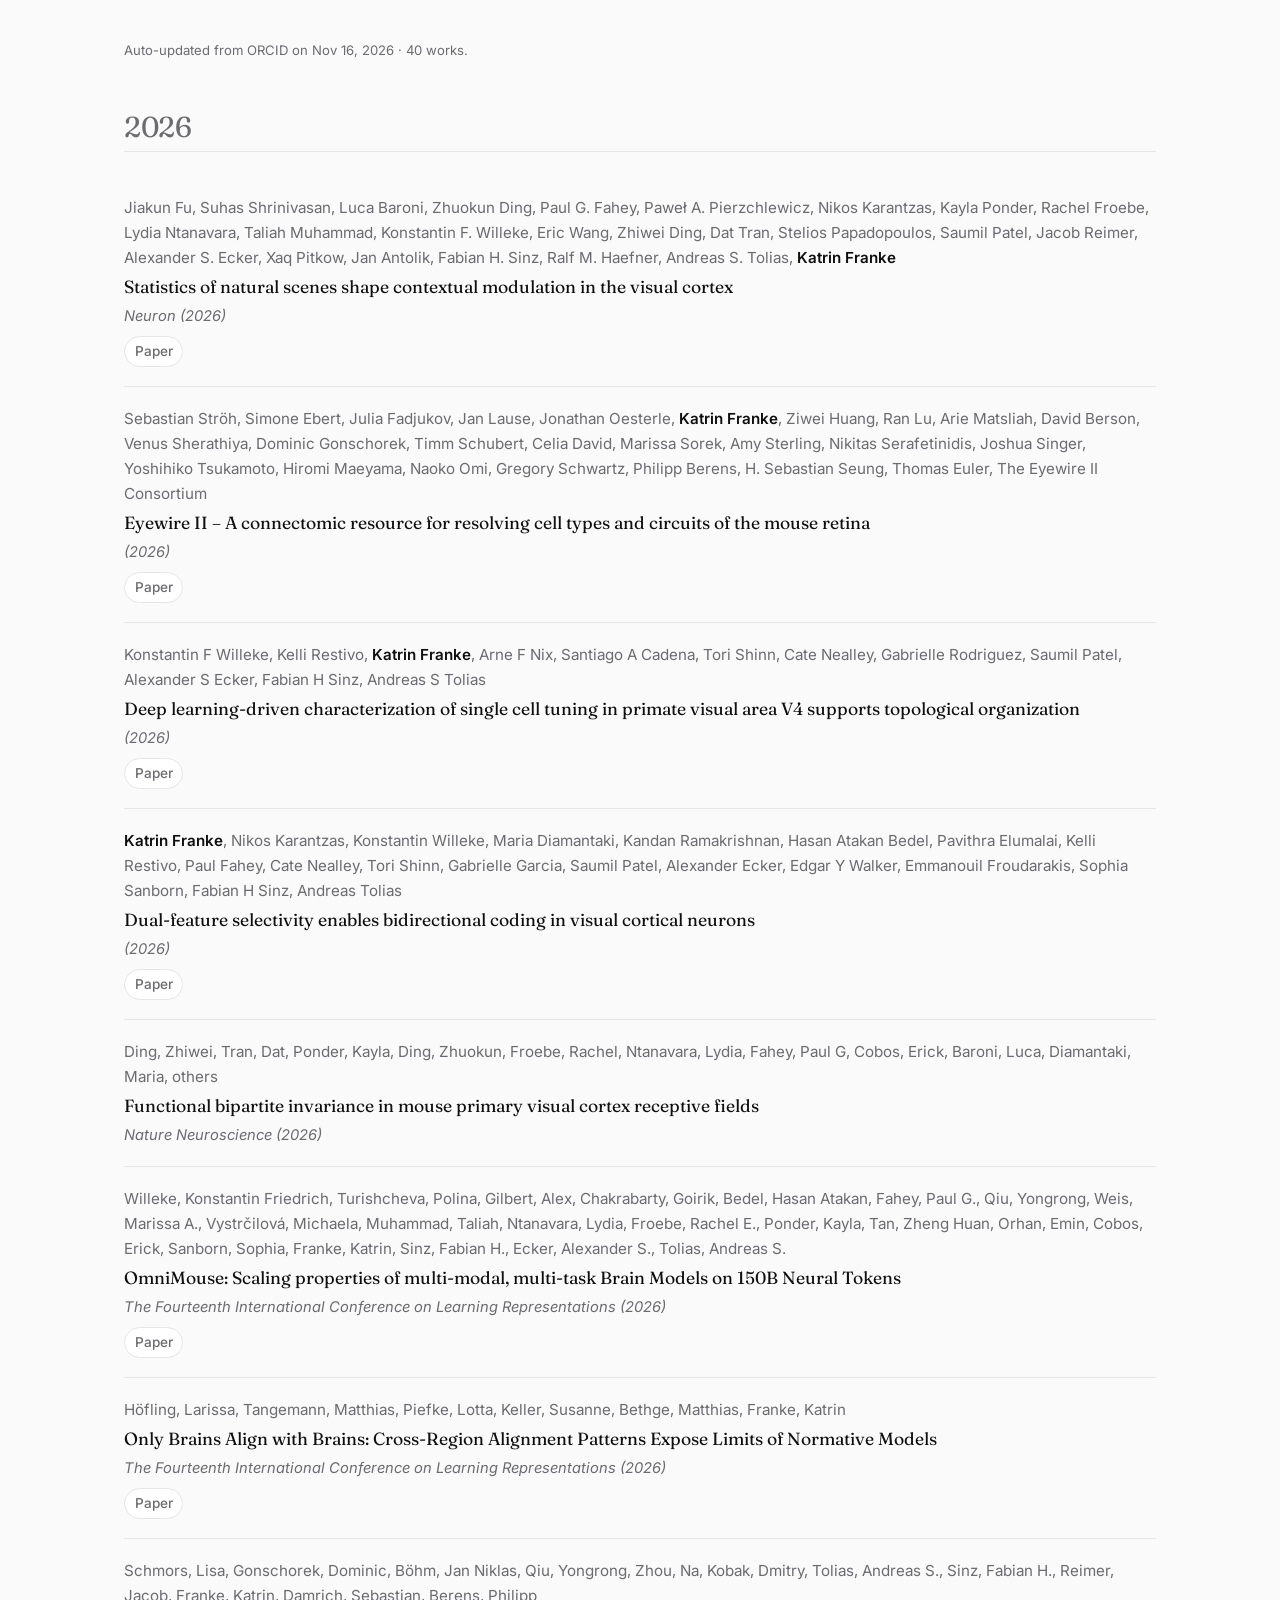
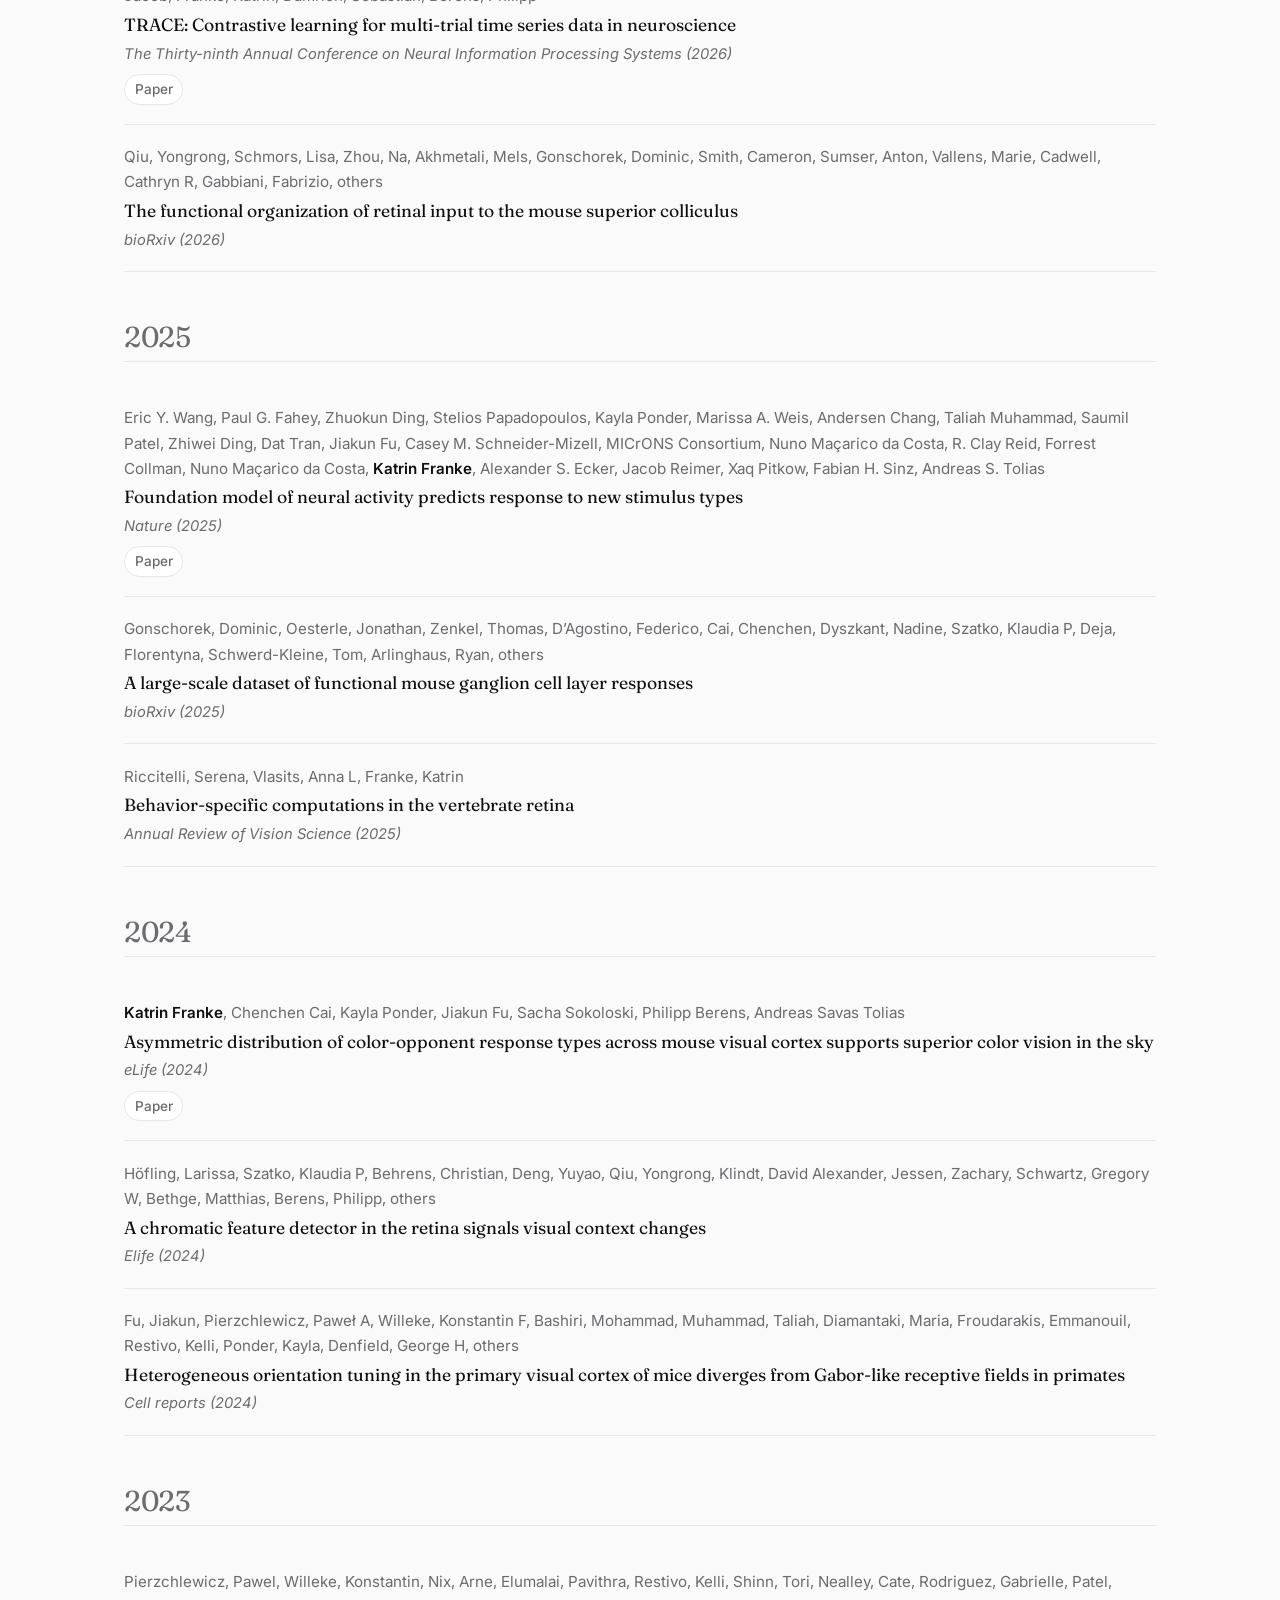
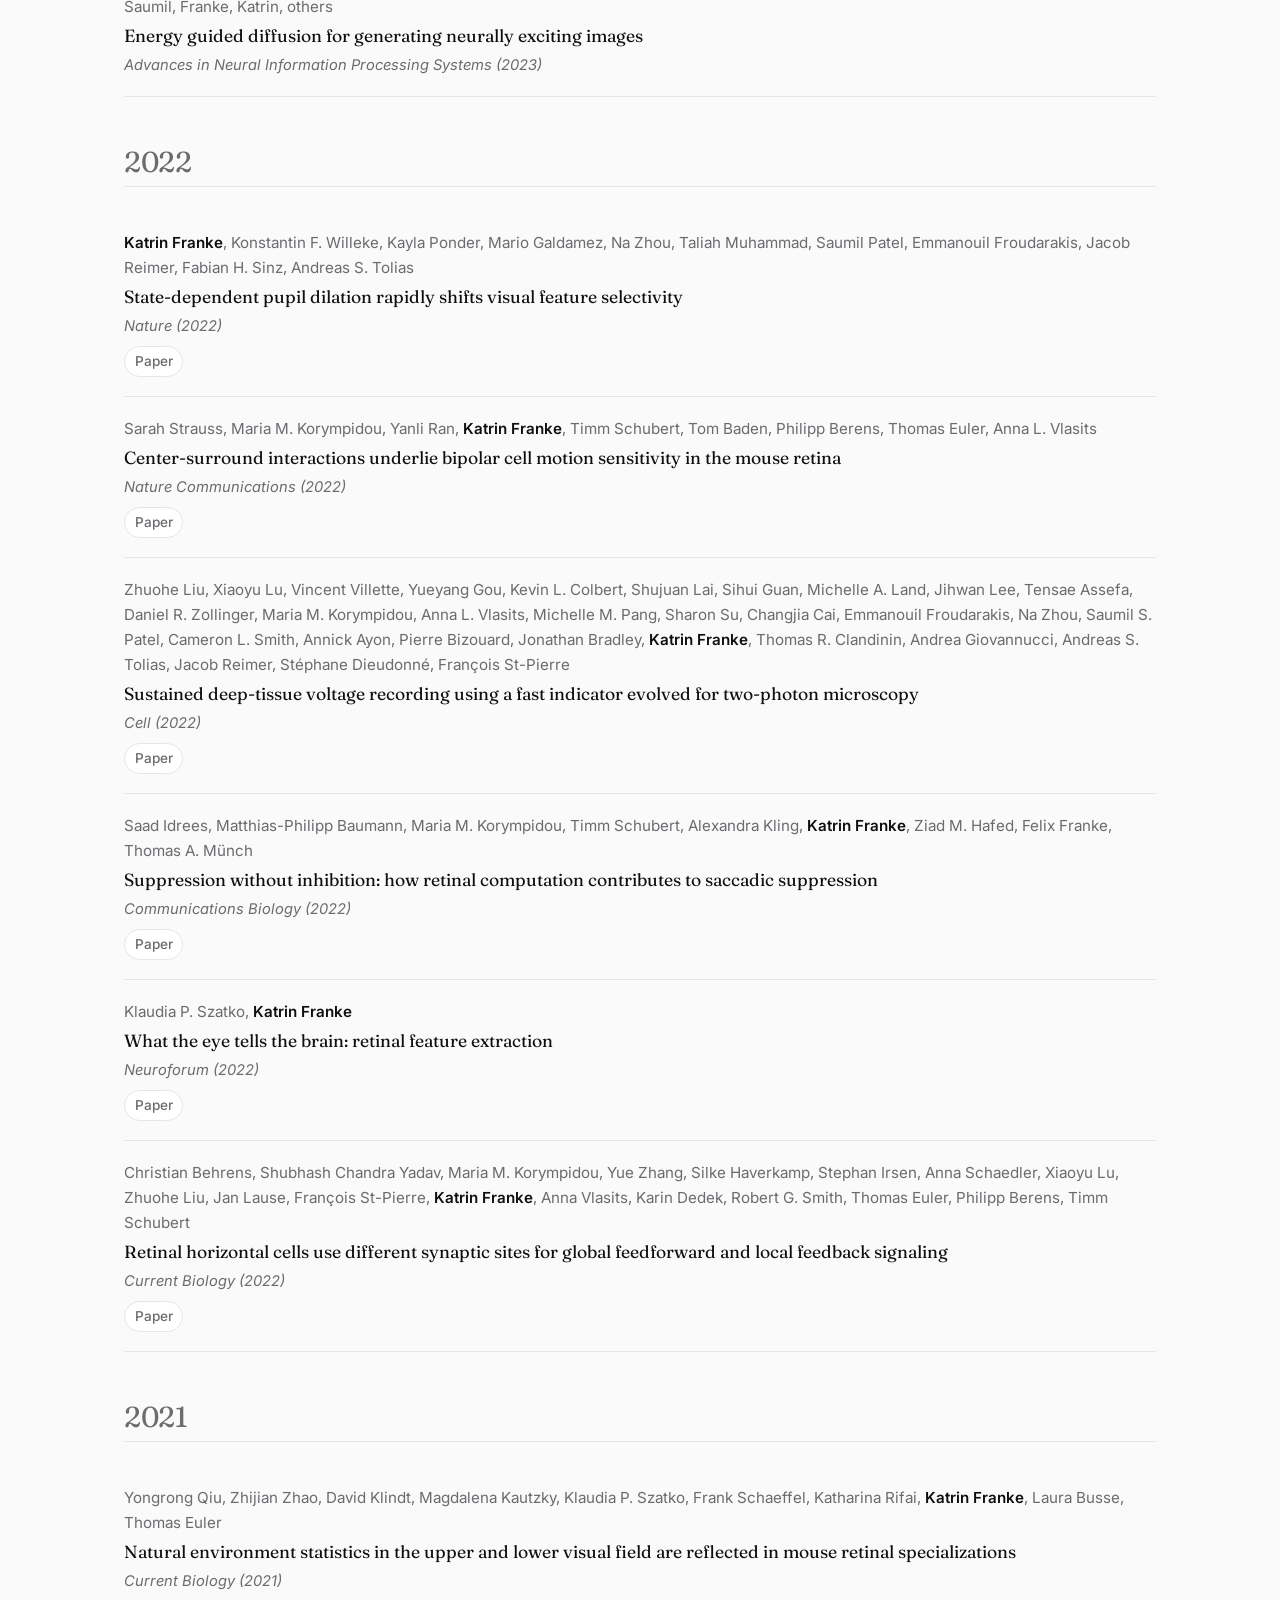
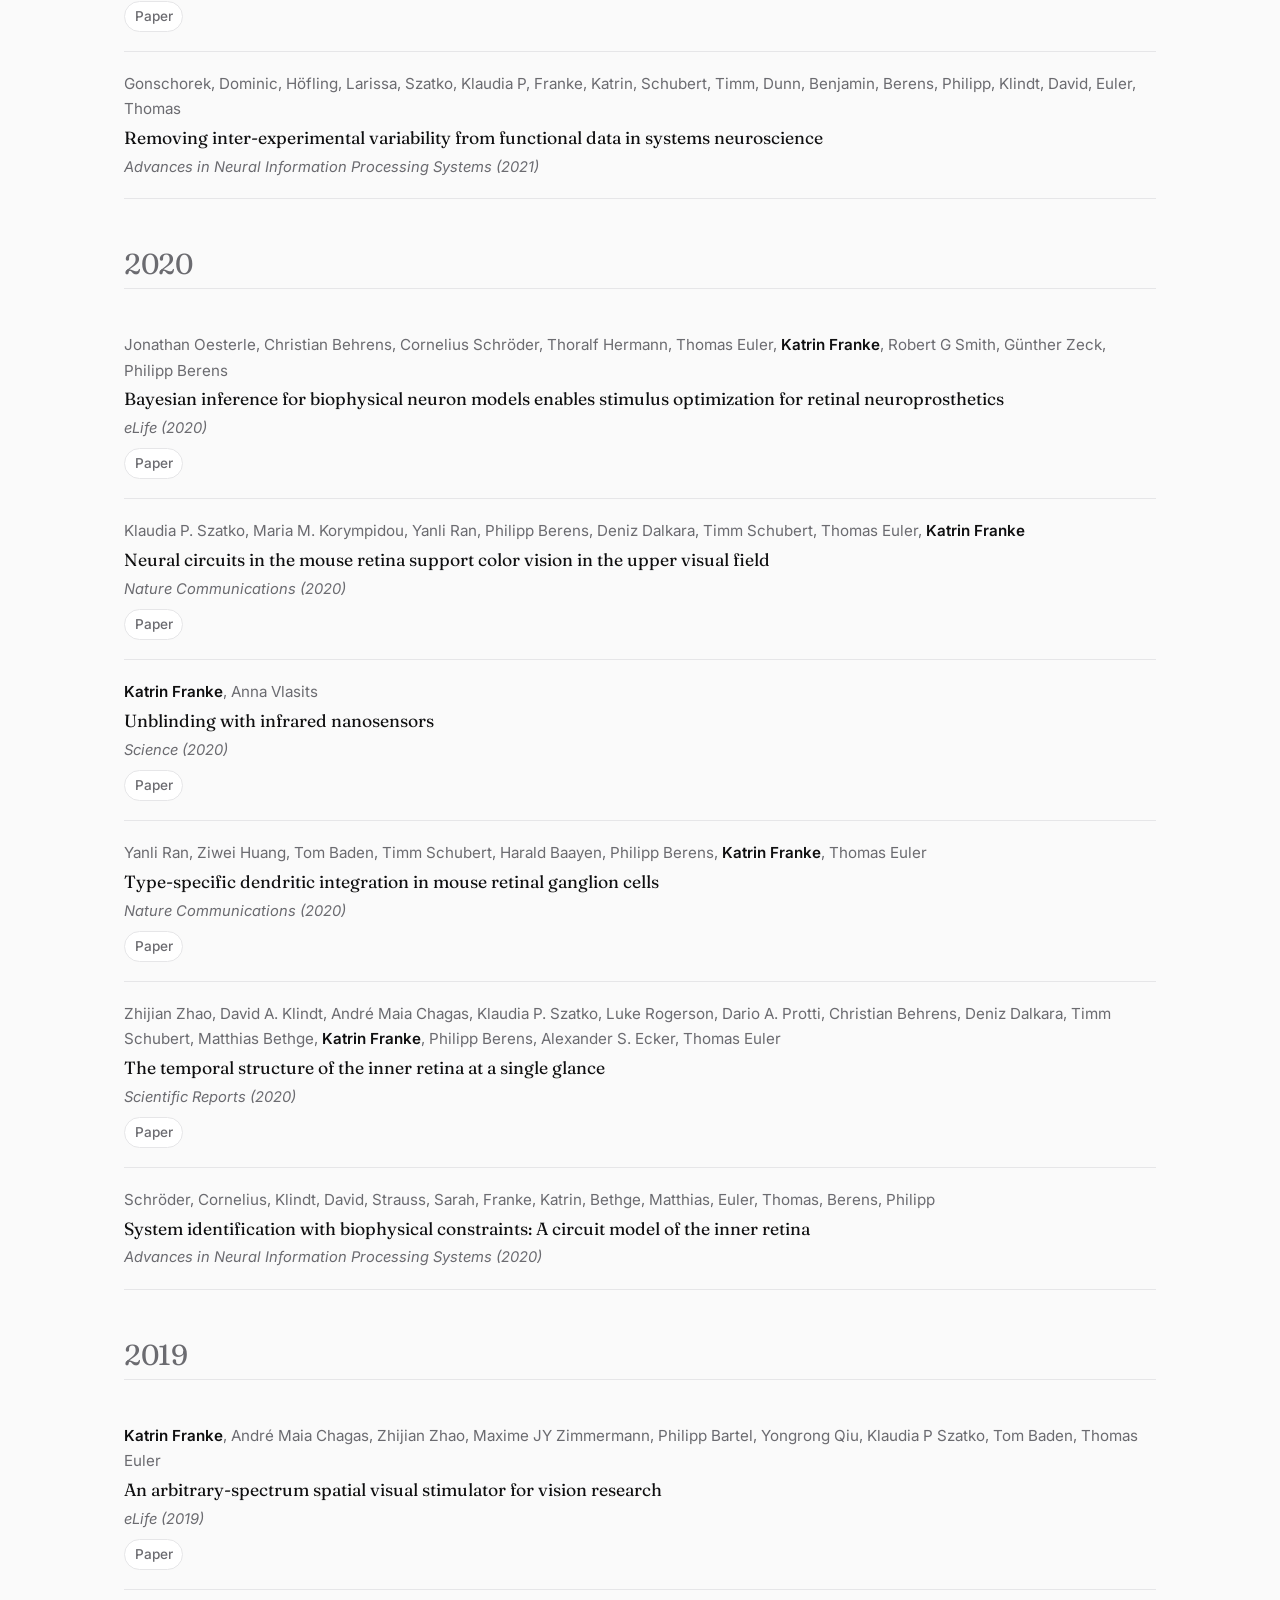
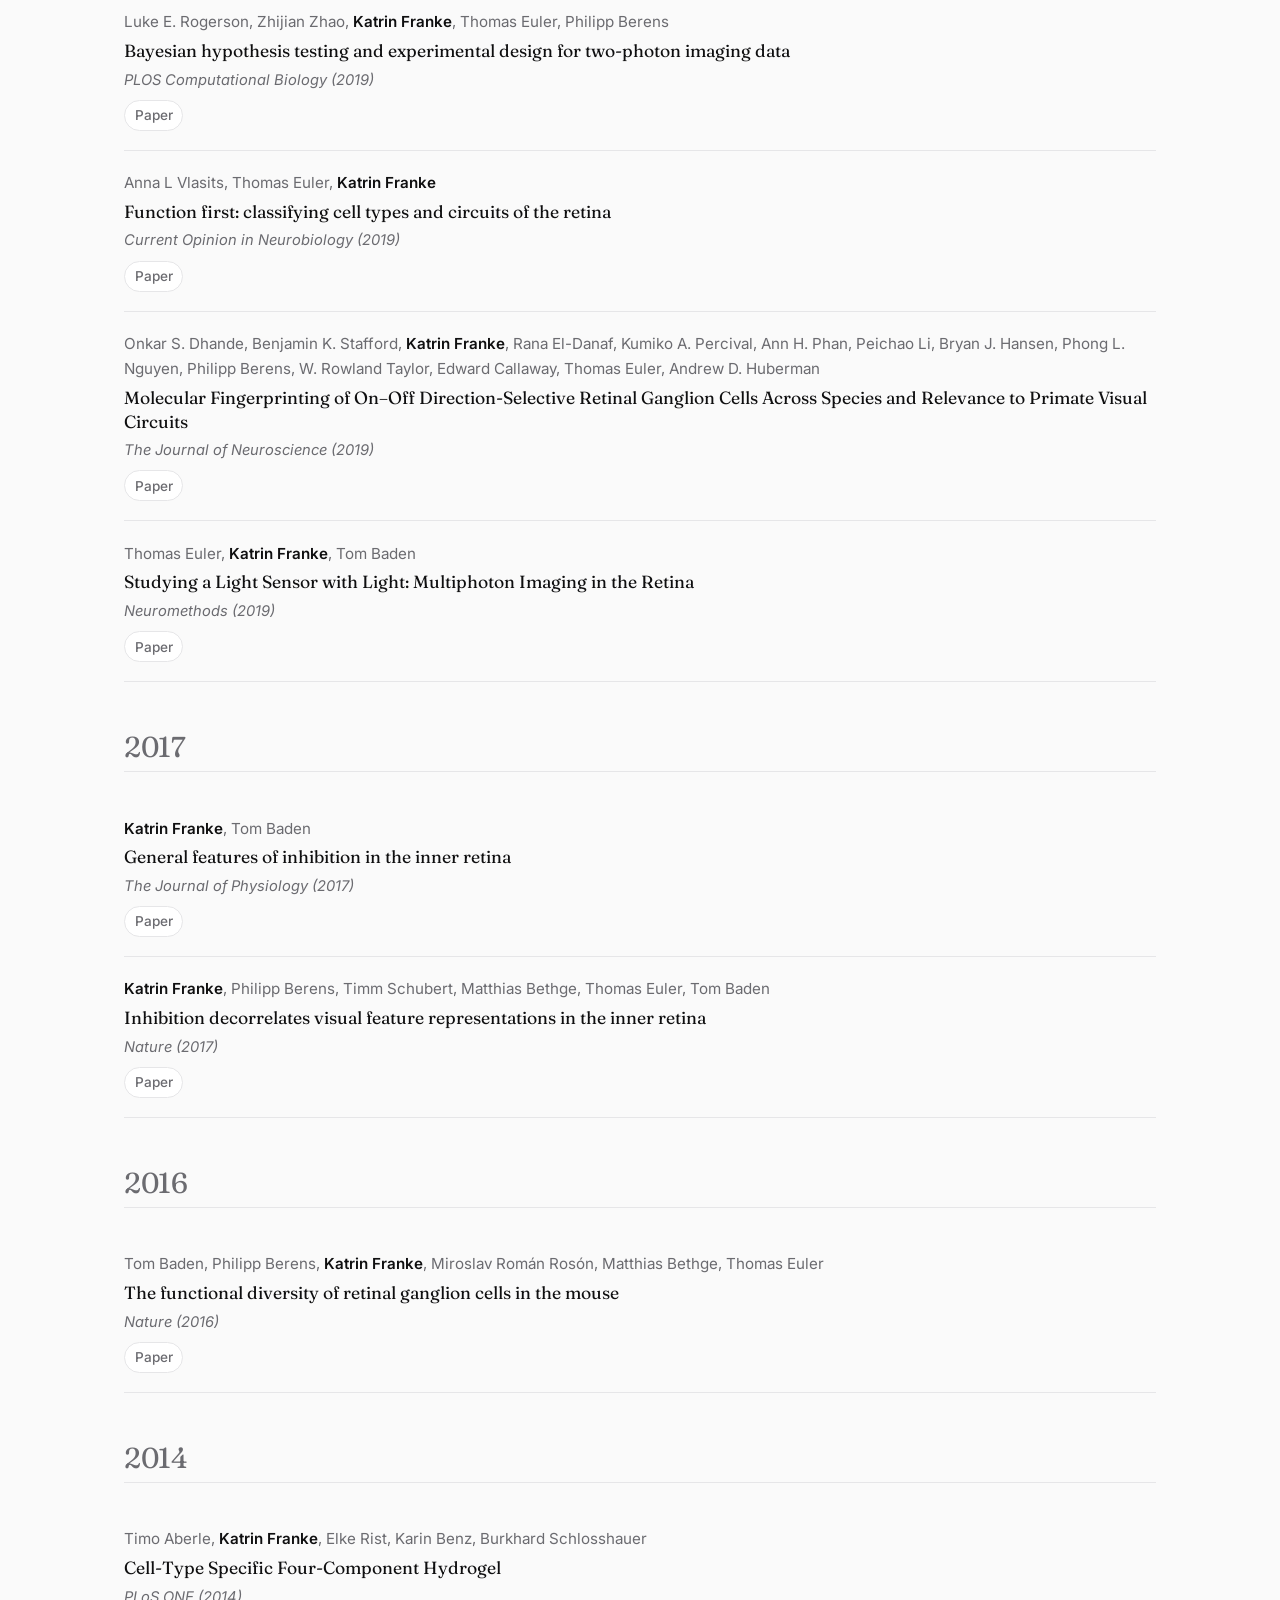
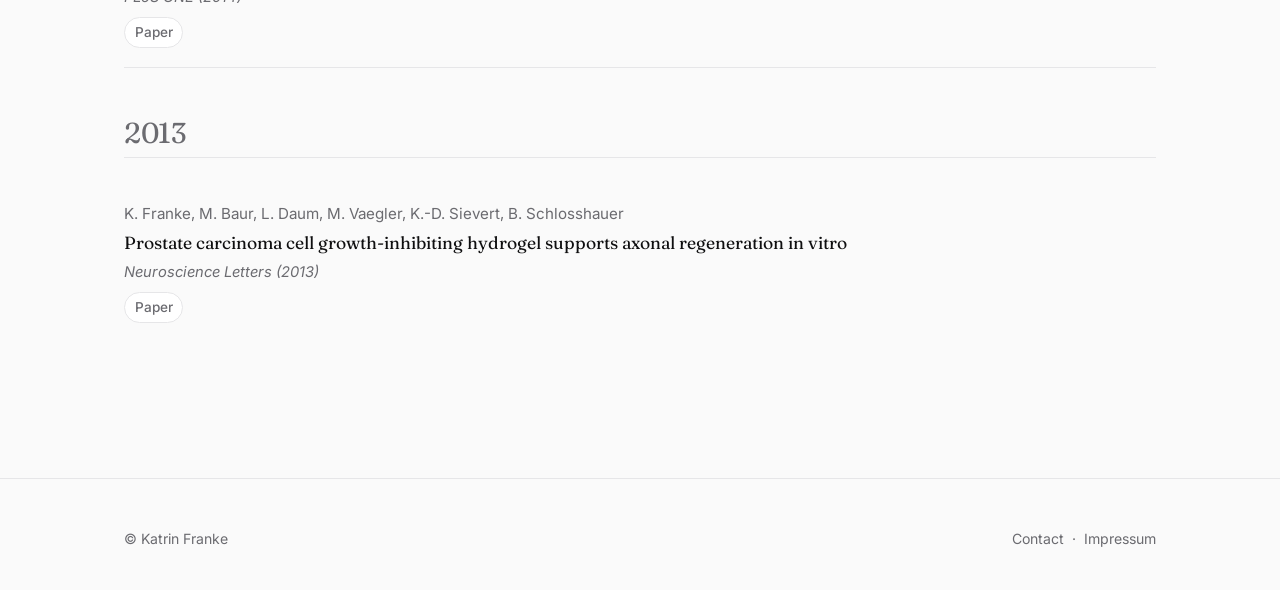
<file: publications.html>
<!DOCTYPE html>
<html lang="en">
<head>
<meta charset="utf-8" />
<meta name="viewport" content="width=device-width, initial-scale=1" />
<title>Publications — Katrin Franke</title>
<meta name="description" content="Full list of publications and preprints by Katrin Franke — auto-updated from ORCID." />
<link rel="canonical" href="https://kfranke.com/publications.html" />
<meta property="og:title" content="Publications — Katrin Franke" />
<meta property="og:description" content="Papers and preprints, selected and full list." />
<meta property="og:url" content="https://kfranke.com/publications.html" />
<meta property="og:image" content="https://kfranke.com/images/avatar.jpg" />
<link rel="icon" type="image/png" href="images/logo.png" />
<link rel="preconnect" href="https://fonts.googleapis.com" />
<link rel="preconnect" href="https://fonts.gstatic.com" crossorigin />
<link href="https://fonts.googleapis.com/css2?family=Fraunces:opsz,wght@9..144,300;9..144,400;9..144,500&family=Inter:wght@400;500;600&display=swap" rel="stylesheet" />
<link rel="stylesheet" href="assets/css/style.css" />
</head>
<body>

<header class="site-header">
  <div class="nav">
    <a class="wordmark" href="/">Katrin Franke</a>
    <button class="nav-toggle" aria-label="Toggle navigation" aria-expanded="false">
      <svg width="22" height="22" viewBox="0 0 24 24" fill="none" stroke="currentColor" stroke-width="2"><path d="M3 6h18M3 12h18M3 18h18"/></svg>
    </button>
    <ul class="nav-links">
      <li><a href="research.html">Research</a></li>
      <li><a href="publications.html" class="active">Publications</a></li>
      <li><a href="cv.html">CV</a></li>
      <li><a href="contact.html">Contact</a></li>
    </ul>
  </div>
</header>

<main>
  <div class="container">
    <header class="page-header">
      <span class="eyebrow">Publications</span>
      <h1>Papers &amp; preprints.</h1>
      <p class="lede">
        For citation metrics, see my
        <a href="https://scholar.google.com/citations?user=zaBjCS8AAAAJ&amp;hl=en" target="_blank" rel="noopener">Google Scholar profile</a>.
      </p>
    </header>

    <section>
      <div class="section-head">
        <div>
          <span class="eyebrow">Curated</span>
          <h2>Selected publications</h2>
        </div>
      </div>
      <div id="pubs-selected">
        <p class="pubs-loading">Loading selected publications&hellip;</p>
      </div>
    </section>

    <section>
      <div class="section-head">
        <div>
          <span class="eyebrow">Full list</span>
          <h2>All publications</h2>
        </div>
      </div>
      <p id="pubs-meta" class="pubs-meta"></p>
      <div id="pubs-all">
        <p class="pubs-loading">Loading publications&hellip;</p>
      </div>
    </section>

  </div>
</main>

<footer class="site-footer">
  <div class="container">
    <span>&copy; Katrin Franke</span>
    <span>
      <a href="contact.html">Contact</a>
      &nbsp;&middot;&nbsp;
      <a href="impressum.html">Impressum</a>
    </span>
  </div>
</footer>

<script src="assets/js/site.js" defer></script>
<script src="assets/js/publications.js" defer></script>
</body>
</html>
</file>
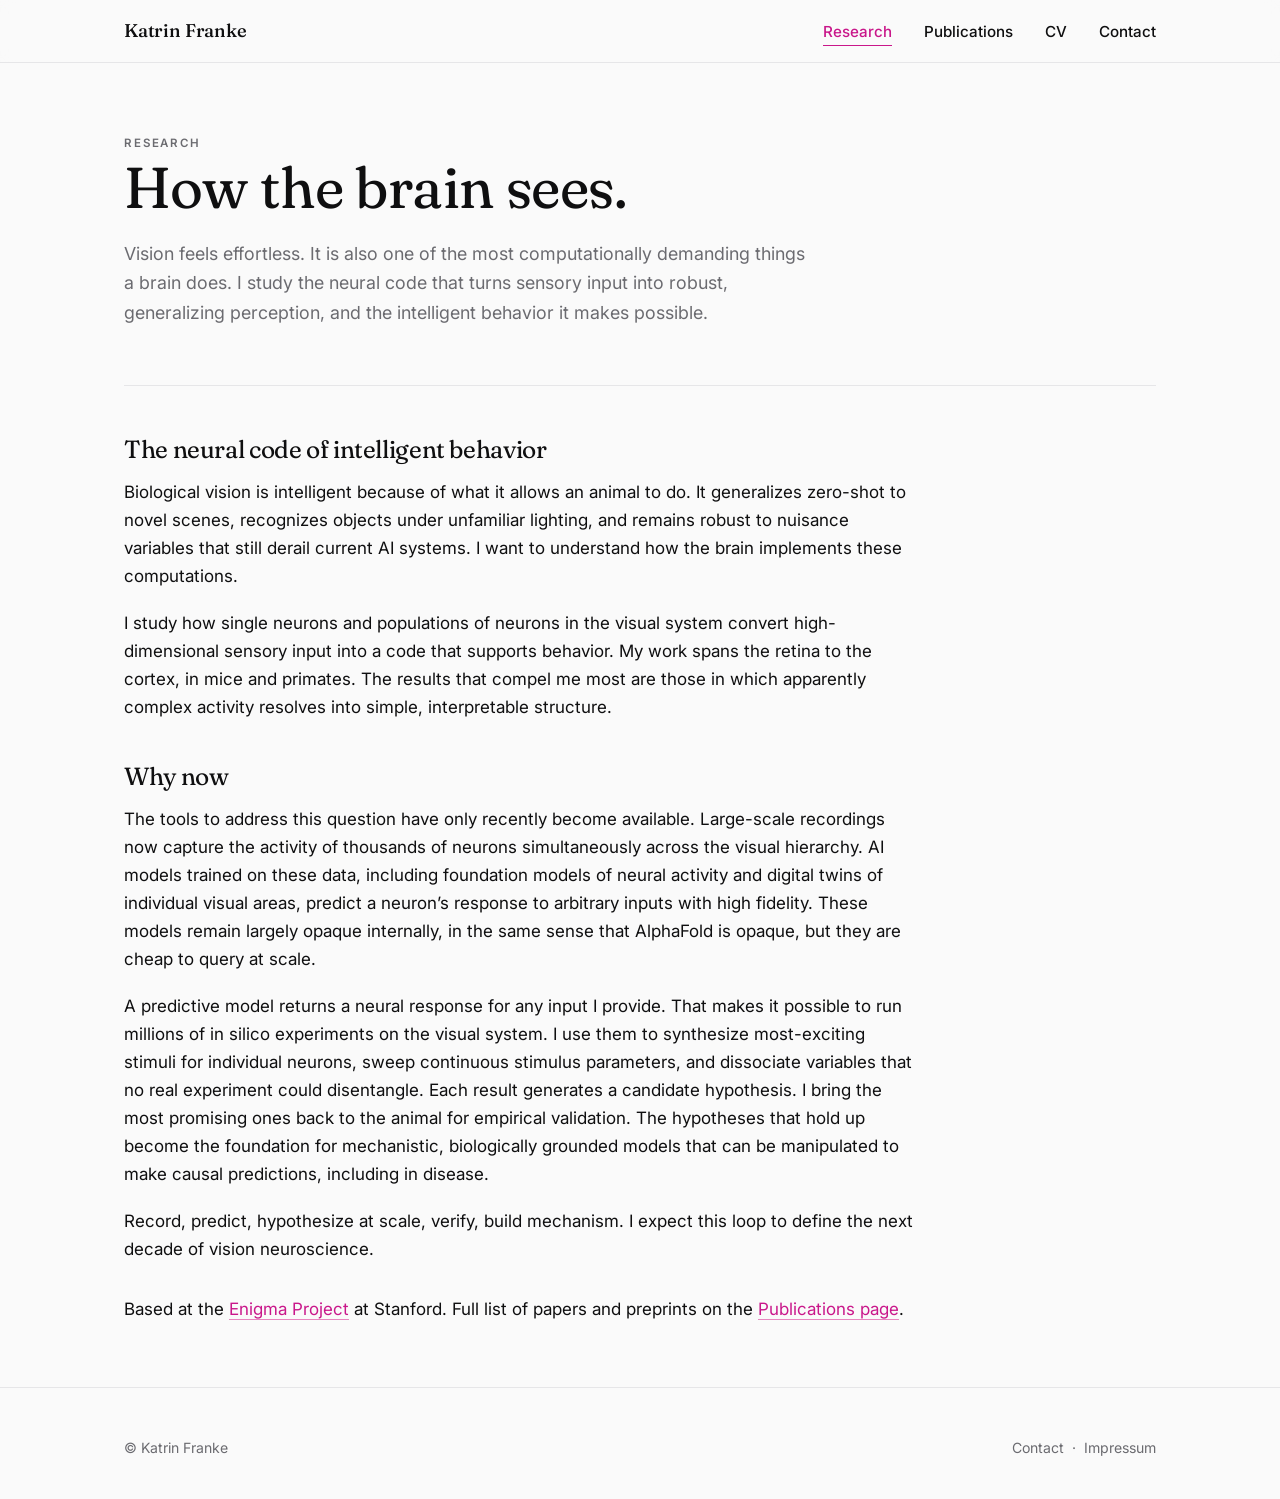
<file: research.html>
<!DOCTYPE html>
<html lang="en">
<head>
<meta charset="utf-8" />
<meta name="viewport" content="width=device-width, initial-scale=1" />
<title>Research — Katrin Franke</title>
<meta name="description" content="Research by Katrin Franke. Combining large-scale recordings of neural activity with AI models to decode the neural code of visual intelligence." />
<link rel="canonical" href="https://kfranke.com/research.html" />
<meta property="og:title" content="Research — Katrin Franke" />
<meta property="og:description" content="Decoding the neural code of visual intelligence with large-scale neural recordings and AI models." />
<meta property="og:url" content="https://kfranke.com/research.html" />
<meta property="og:image" content="https://kfranke.com/images/avatar.jpg" />
<link rel="icon" type="image/png" href="images/logo.png" />
<link rel="preconnect" href="https://fonts.googleapis.com" />
<link rel="preconnect" href="https://fonts.gstatic.com" crossorigin />
<link href="https://fonts.googleapis.com/css2?family=Fraunces:opsz,wght@9..144,300;9..144,400;9..144,500&family=Inter:wght@400;500;600&display=swap" rel="stylesheet" />
<link rel="stylesheet" href="assets/css/style.css" />
</head>
<body>

<header class="site-header">
  <div class="nav">
    <a class="wordmark" href="/">Katrin Franke</a>
    <button class="nav-toggle" aria-label="Toggle navigation" aria-expanded="false">
      <svg width="22" height="22" viewBox="0 0 24 24" fill="none" stroke="currentColor" stroke-width="2"><path d="M3 6h18M3 12h18M3 18h18"/></svg>
    </button>
    <ul class="nav-links">
      <li><a href="research.html" class="active">Research</a></li>
      <li><a href="publications.html">Publications</a></li>
      <li><a href="cv.html">CV</a></li>
      <li><a href="contact.html">Contact</a></li>
    </ul>
  </div>
</header>

<main>
  <div class="container">
    <header class="page-header">
      <span class="eyebrow">Research</span>
      <h1>How the brain sees.</h1>
      <p class="lede">
        Vision feels effortless. It is also one of the most computationally
        demanding things a brain does. I study the neural code that turns
        sensory input into robust, generalizing perception, and the intelligent
        behavior it makes possible.
      </p>
    </header>

    <article class="prose">
      <h2>The neural code of intelligent behavior</h2>
      <p>
        Biological vision is intelligent because of what it allows an animal to
        do. It generalizes zero-shot to novel scenes, recognizes objects under
        unfamiliar lighting, and remains robust to nuisance variables that still
        derail current AI systems. I want to understand how the brain implements
        these computations.
      </p>
      <p>
        I study how single neurons and populations of neurons in the visual
        system convert high-dimensional sensory input into a code that supports
        behavior. My work spans the retina to the cortex, in mice and primates.
        The results that compel me most are those in which apparently complex
        activity resolves into simple, interpretable structure.
      </p>

      <h2>Why now</h2>
      <p>
        The tools to address this question have only recently become available.
        Large-scale recordings now capture the activity of thousands of neurons
        simultaneously across the visual hierarchy. AI models trained on these
        data, including foundation models of neural activity and digital twins
        of individual visual areas, predict a neuron&rsquo;s response to arbitrary
        inputs with high fidelity. These models remain largely opaque internally,
        in the same sense that AlphaFold is opaque, but they are cheap to query
        at scale.
      </p>
      <p>
        A predictive model returns a neural response for any input I provide.
        That makes it possible to run millions of in silico experiments on the
        visual system. I use them to synthesize most-exciting stimuli for
        individual neurons, sweep continuous stimulus parameters, and dissociate
        variables that no real experiment could disentangle. Each result
        generates a candidate hypothesis. I bring the most promising ones back
        to the animal for empirical validation. The hypotheses that hold up
        become the foundation for mechanistic, biologically grounded models that
        can be manipulated to make causal predictions, including in disease.
      </p>
      <p>
        Record, predict, hypothesize at scale, verify, build mechanism. I expect
        this loop to define the next decade of vision neuroscience.
      </p>

      <p style="margin-top: 2rem;">
        Based at the <a href="https://enigmaproject.ai" target="_blank" rel="noopener">Enigma Project</a> at Stanford.
        Full list of papers and preprints on the <a href="publications.html">Publications page</a>.
      </p>
    </article>
  </div>
</main>

<footer class="site-footer">
  <div class="container">
    <span>&copy; Katrin Franke</span>
    <span>
      <a href="contact.html">Contact</a>
      &nbsp;&middot;&nbsp;
      <a href="impressum.html">Impressum</a>
    </span>
  </div>
</footer>

<script src="assets/js/site.js" defer></script>
</body>
</html>
</file>
<file: assets/css/style.css>
/* ---------- Reset & base ---------- */
*, *::before, *::after { box-sizing: border-box; }
html { scroll-behavior: smooth; -webkit-text-size-adjust: 100%; }
body {
  margin: 0;
  background: var(--bg);
  color: var(--text);
  font-family: 'Inter', system-ui, -apple-system, Segoe UI, Roboto, Helvetica, Arial, sans-serif;
  font-size: 17px;
  line-height: 1.65;
  font-weight: 400;
  -webkit-font-smoothing: antialiased;
  text-rendering: optimizeLegibility;
}
img { max-width: 100%; height: auto; display: block; }
a { color: var(--accent); text-decoration: none; }
a:hover { text-decoration: underline; text-underline-offset: 3px; }
p { margin: 0 0 1em; }
ul { padding-left: 1.2em; }

/* ---------- Design tokens ---------- */
:root {
  --bg: #fafafa;
  --surface: #ffffff;
  --text: #0f0f10;
  --muted: #6b6b70;
  --border: #e6e6e8;
  --accent: #c9178a;
  --accent-soft: #e786bf;
  --radius: 10px;
  --maxw: 1080px;
  --shadow: 0 1px 2px rgba(10,10,12,.04), 0 8px 24px rgba(10,10,12,.06);
  font-family: 'Inter', system-ui, sans-serif;
}

/* ---------- Typography ---------- */
.display, h1, h2, h3 {
  font-family: 'Fraunces', 'Iowan Old Style', 'Georgia', serif;
  font-weight: 400;
  font-variation-settings: 'opsz' 36, 'SOFT' 50;
  letter-spacing: -0.01em;
  line-height: 1.15;
  color: var(--text);
}
h1 { font-size: clamp(2.2rem, 4.5vw, 3.6rem); margin: 0 0 .3em; }
h2 { font-size: clamp(1.6rem, 2.8vw, 2.1rem); margin: 0 0 .6em; letter-spacing: -0.015em; }
h3 { font-size: 1.2rem; margin: 0 0 .5em; font-weight: 500; }
.eyebrow {
  text-transform: uppercase;
  letter-spacing: .16em;
  font-size: .72rem;
  font-weight: 600;
  color: var(--muted);
  font-family: 'Inter', sans-serif;
}
.lede { font-size: 1.12rem; color: var(--muted); max-width: 62ch; }

/* ---------- Layout ---------- */
.container { width: 100%; max-width: var(--maxw); margin: 0 auto; padding: 0 1.5rem; }
section { padding: 4.5rem 0; border-top: 1px solid var(--border); }
section:first-of-type { border-top: 0; }
.section-head { display: flex; align-items: baseline; justify-content: space-between; gap: 1rem; margin-bottom: 2rem; flex-wrap: wrap; }
.section-head .eyebrow { margin-bottom: .3rem; }

/* ---------- Header / nav ---------- */
.site-header {
  position: sticky; top: 0; z-index: 50;
  backdrop-filter: saturate(150%) blur(8px);
  -webkit-backdrop-filter: saturate(150%) blur(8px);
  background: rgba(250, 250, 250, 0.85);
  border-bottom: 1px solid var(--border);
}
.nav {
  display: flex; align-items: center; justify-content: space-between;
  padding: 1rem 1.5rem; max-width: var(--maxw); margin: 0 auto;
}
.wordmark {
  font-family: 'Fraunces', serif;
  font-size: 1.15rem;
  font-weight: 500;
  letter-spacing: -0.01em;
  color: var(--text);
}
.wordmark:hover { text-decoration: none; color: var(--accent); }
.nav-links { display: flex; gap: 2rem; list-style: none; margin: 0; padding: 0; }
.nav-links a {
  color: var(--text);
  font-size: .95rem;
  font-weight: 500;
  padding: .25rem 0;
  border-bottom: 1px solid transparent;
  transition: border-color .15s, color .15s;
}
.nav-links a:hover { text-decoration: none; color: var(--accent); border-bottom-color: var(--accent); }
.nav-links a.active { color: var(--accent); border-bottom-color: var(--accent); }
.nav-toggle {
  display: none; background: none; border: 0; cursor: pointer; padding: .4rem;
  color: var(--text);
}

/* ---------- Hero ---------- */
.hero { padding: 5rem 0 4rem; }
.hero-grid {
  display: grid;
  grid-template-columns: 1.3fr 1fr;
  gap: 3.5rem;
  align-items: center;
}
.hero h1 { margin-top: .4rem; }
.hero .affiliation {
  margin-top: 1.2rem;
  color: var(--muted);
  font-size: 1.02rem;
}
.hero .affiliation a { color: var(--muted); border-bottom: 1px solid var(--border); }
.hero .affiliation a:hover { color: var(--accent); border-bottom-color: var(--accent); text-decoration: none; }
.hero .intro { margin-top: 1.6rem; font-size: 1.08rem; max-width: 52ch; }
.hero-portrait {
  position: relative;
  aspect-ratio: 4 / 5;
  background: var(--surface);
  border-radius: var(--radius);
  overflow: hidden;
  box-shadow: var(--shadow);
}
.hero-portrait img { width: 100%; height: 100%; object-fit: cover; }

/* ---------- Social row ---------- */
.socials { display: flex; gap: .6rem; margin-top: 1.8rem; flex-wrap: wrap; }
.social-btn {
  display: inline-flex; align-items: center; gap: .5rem;
  padding: .55rem .9rem;
  border: 1px solid var(--border);
  border-radius: 999px;
  background: var(--surface);
  color: var(--text);
  font-size: .88rem;
  font-weight: 500;
  transition: border-color .15s, color .15s, background .15s, transform .15s;
}
.social-btn:hover {
  text-decoration: none;
  border-color: var(--accent);
  color: var(--accent);
  transform: translateY(-1px);
}
.social-btn svg { width: 16px; height: 16px; }

/* ---------- News ---------- */
.news-list { display: grid; gap: 1.2rem; }
.news-item {
  display: grid;
  grid-template-columns: 130px 1fr;
  gap: 1.5rem;
  padding: 1.4rem 0;
  border-bottom: 1px solid var(--border);
}
.news-item:last-child { border-bottom: 0; }
.news-date {
  font-family: 'Inter', sans-serif;
  font-size: .82rem;
  color: var(--muted);
  text-transform: uppercase;
  letter-spacing: .1em;
  padding-top: .25rem;
}
.news-body { font-size: 1rem; color: var(--text); }
.news-body .tag {
  display: inline-block;
  font-size: .7rem;
  text-transform: uppercase;
  letter-spacing: .14em;
  color: var(--accent);
  border: 1px solid var(--accent);
  padding: .1rem .45rem;
  border-radius: 4px;
  margin-right: .6rem;
  vertical-align: 2px;
  font-weight: 600;
}

/* ---------- Featured paper ---------- */
.featured {
  display: grid;
  grid-template-columns: 1.1fr 1fr;
  gap: 2.5rem;
  padding: 2rem;
  background: var(--surface);
  border: 1px solid var(--border);
  border-radius: var(--radius);
  align-items: center;
}
.featured-copy .eyebrow { margin-bottom: .8rem; display: block; }
.featured-copy h3 {
  font-family: 'Fraunces', serif;
  font-size: 1.55rem;
  line-height: 1.25;
  font-weight: 400;
  margin: 0 0 .8rem;
}
.featured-copy .authors { color: var(--muted); font-size: .95rem; margin-bottom: .6rem; }
.featured-copy .venue { font-style: italic; color: var(--muted); font-size: .95rem; }
.featured-image {
  aspect-ratio: 4 / 3;
  background: #f2f2f4;
  border-radius: 8px;
  overflow: hidden;
  display: flex; align-items: center; justify-content: center;
  color: var(--muted);
  font-family: 'Fraunces', serif;
  font-style: italic;
  font-size: 1.05rem;
  padding: 1.5rem;
  text-align: center;
}
.featured-image img { width: 100%; height: 100%; object-fit: contain; background: #f2f2f4; }

/* ---------- Cards grid ---------- */
.cards {
  display: grid;
  grid-template-columns: repeat(auto-fit, minmax(260px, 1fr));
  gap: 1.5rem;
}
.card {
  background: var(--surface);
  border: 1px solid var(--border);
  border-radius: var(--radius);
  padding: 1.8rem;
  transition: border-color .15s, transform .15s, box-shadow .15s;
  color: var(--text);
}
a.card:hover {
  text-decoration: none;
  border-color: var(--accent);
  transform: translateY(-2px);
  box-shadow: var(--shadow);
}
.card h3 {
  font-family: 'Fraunces', serif;
  font-weight: 400;
  font-size: 1.3rem;
  margin: 0 0 .6rem;
}
.card p { color: var(--muted); margin: 0; font-size: .96rem; }
.card .arrow { color: var(--accent); font-weight: 500; margin-top: 1rem; display: inline-block; font-size: .9rem; }

/* ---------- Buttons ---------- */
.btn {
  display: inline-flex; align-items: center; gap: .5rem;
  padding: .7rem 1.2rem;
  background: var(--text);
  color: var(--bg);
  border-radius: 999px;
  font-size: .92rem;
  font-weight: 500;
  transition: background .15s, transform .15s;
}
.btn:hover { background: var(--accent); text-decoration: none; transform: translateY(-1px); color: var(--bg); }
.btn-outline {
  background: transparent; color: var(--text);
  border: 1px solid var(--border);
}
.btn-outline:hover { background: var(--text); color: var(--bg); border-color: var(--text); }

/* ---------- Article pages (research, publications, cv) ---------- */
.page-header {
  padding: 4rem 0 2.5rem;
  border-bottom: 1px solid var(--border);
  margin-bottom: 3rem;
}
.prose { max-width: 72ch; }
.prose h2 {
  font-family: 'Fraunces', serif;
  font-size: 1.55rem;
  font-weight: 400;
  margin: 2.5rem 0 .8rem;
  line-height: 1.25;
}
.prose h3 {
  font-family: 'Fraunces', serif;
  font-size: 1.2rem;
  font-weight: 500;
  margin: 2rem 0 .6rem;
}
.prose p { margin-bottom: 1.1em; }
.prose ul { margin-bottom: 1.1em; }
.prose li { margin-bottom: .4em; }
.prose a { border-bottom: 1px solid var(--accent-soft); }
.prose a:hover { text-decoration: none; border-bottom-color: var(--accent); }

/* ---------- Publications ---------- */
.pub-year {
  font-family: 'Fraunces', serif;
  font-size: 1.8rem;
  font-weight: 400;
  margin: 3rem 0 1.5rem;
  padding-bottom: .5rem;
  border-bottom: 1px solid var(--border);
  color: var(--muted);
}
.pub {
  padding: 1.2rem 0;
  border-bottom: 1px solid var(--border);
}
.pub:last-child { border-bottom: 0; }
.pub .authors { font-size: .95rem; color: var(--muted); margin-bottom: .3rem; }
.pub .title {
  font-family: 'Fraunces', serif;
  font-size: 1.1rem;
  line-height: 1.35;
  color: var(--text);
  margin-bottom: .3rem;
}
.pub .venue { font-style: italic; color: var(--muted); font-size: .92rem; }
.pub .venue a { color: var(--accent); border-bottom: 1px solid var(--accent-soft); }
.pub .venue a:hover { text-decoration: none; border-bottom-color: var(--accent); }
.pub .me { font-weight: 600; color: var(--text); }
.pub-legend { color: var(--muted); font-size: .9rem; margin-bottom: 1.2rem; }
.pub-links { margin-top: .5rem; font-size: .85rem; display: flex; gap: .4rem; flex-wrap: wrap; }
.pub-links a {
  display: inline-flex; align-items: center;
  padding: .2rem .6rem;
  border: 1px solid var(--border);
  border-radius: 999px;
  color: var(--muted);
  background: var(--surface);
  font-weight: 500;
  transition: border-color .15s, color .15s;
}
.pub-links a:hover {
  text-decoration: none;
  border-color: var(--accent);
  color: var(--accent);
}
.pubs-loading, .pubs-error {
  padding: 2rem 0;
  color: var(--muted);
  font-size: .95rem;
}
.pubs-error { color: #8a1e1e; }
.pub-selected { padding: 1.4rem 0; }
.pubs-meta {
  font-size: .82rem;
  color: var(--muted);
  margin-top: -.5rem;
  margin-bottom: 1.5rem;
}

/* ---------- CV ---------- */
.cv-section { margin-bottom: 2.5rem; }
.cv-section h2 {
  font-family: 'Fraunces', serif;
  font-size: 1.4rem;
  font-weight: 500;
  margin-bottom: 1rem;
  padding-bottom: .4rem;
  border-bottom: 1px solid var(--border);
}
.cv-entry {
  display: grid;
  grid-template-columns: 170px 1fr;
  gap: 1.5rem;
  padding: .7rem 0;
}
.cv-entry .when {
  font-size: .88rem;
  color: var(--muted);
  font-variant-numeric: tabular-nums;
}
.cv-entry .what { font-size: .98rem; }

/* ---------- Footer ---------- */
.site-footer {
  border-top: 1px solid var(--border);
  padding: 3rem 0 2.5rem;
  margin-top: 4rem;
  font-size: .88rem;
  color: var(--muted);
}
.site-footer .container { display: flex; justify-content: space-between; align-items: center; flex-wrap: wrap; gap: 1rem; }
.site-footer a { color: var(--muted); }
.site-footer a:hover { color: var(--accent); }

/* ---------- Responsive ---------- */
@media (max-width: 820px) {
  .hero { padding: 3rem 0 2.5rem; }
  .hero-grid { grid-template-columns: 1fr; gap: 2rem; }
  .hero-portrait { max-width: 340px; }
  .featured { grid-template-columns: 1fr; padding: 1.5rem; }
  .news-item { grid-template-columns: 1fr; gap: .3rem; }
  .news-date { padding-top: 0; }
  .cv-entry { grid-template-columns: 1fr; gap: .2rem; }
  .cv-entry .when { font-size: .82rem; }
  section { padding: 3rem 0; }
  .nav-links {
    display: none;
    position: absolute; top: 100%; left: 0; right: 0;
    flex-direction: column;
    gap: 0;
    background: var(--bg);
    border-bottom: 1px solid var(--border);
    padding: .5rem 1.5rem 1rem;
    box-shadow: var(--shadow);
  }
  .nav-links.open { display: flex; }
  .nav-links li { border-top: 1px solid var(--border); }
  .nav-links a { display: block; padding: .9rem 0; }
  .nav-toggle { display: inline-flex; }
  .site-header { position: relative; }
}
</file>
